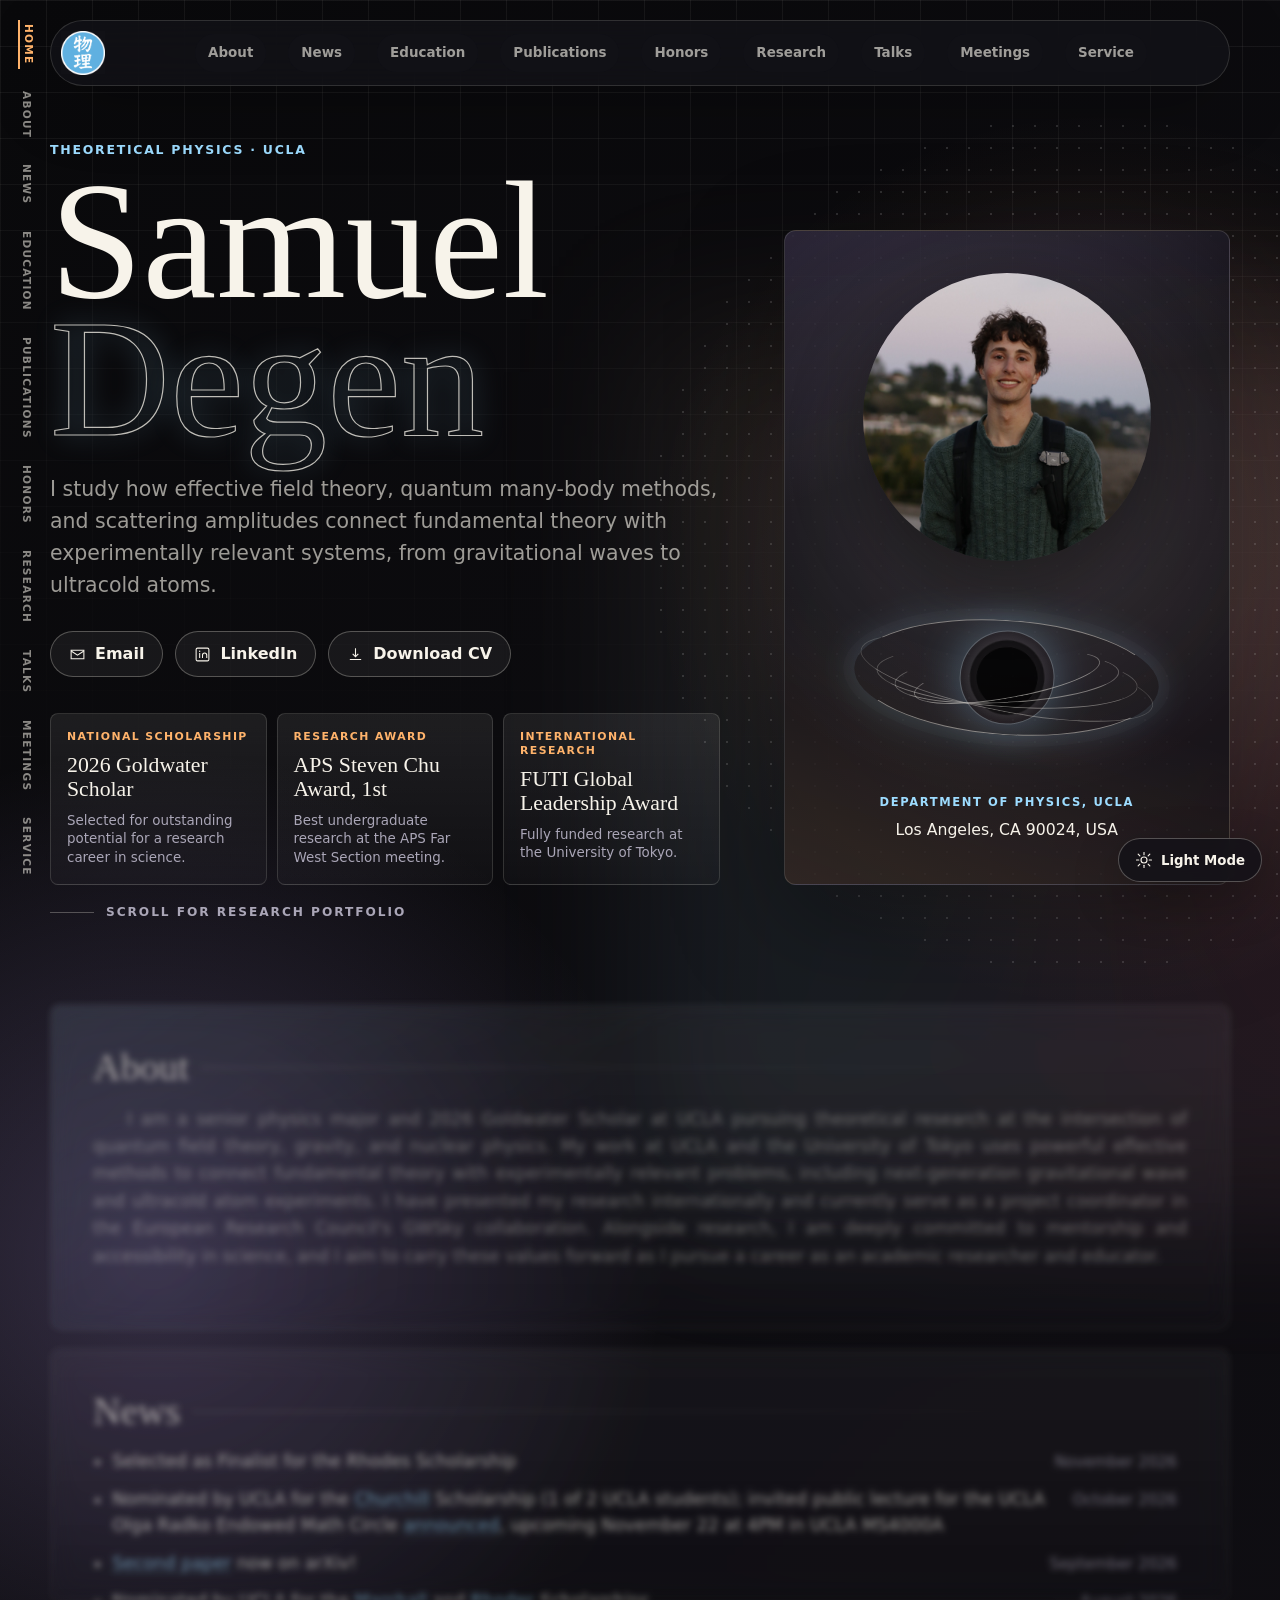
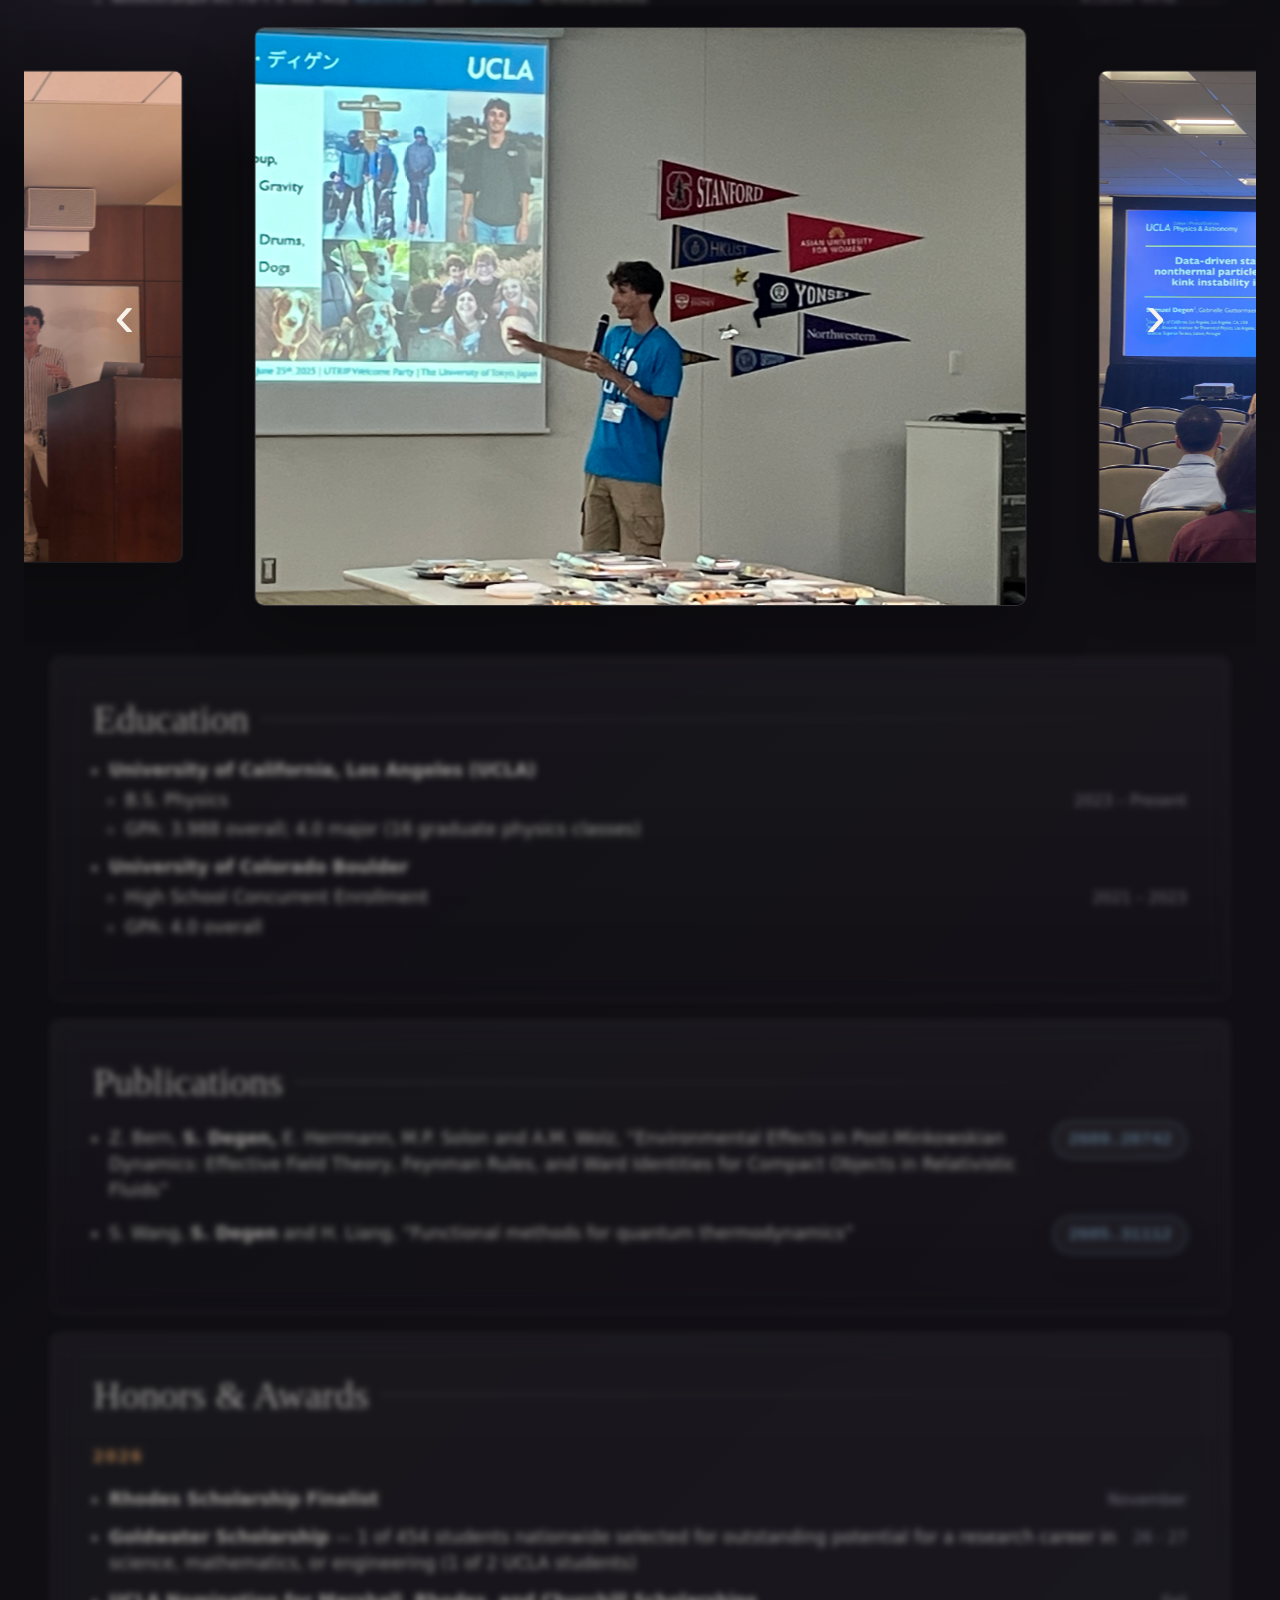
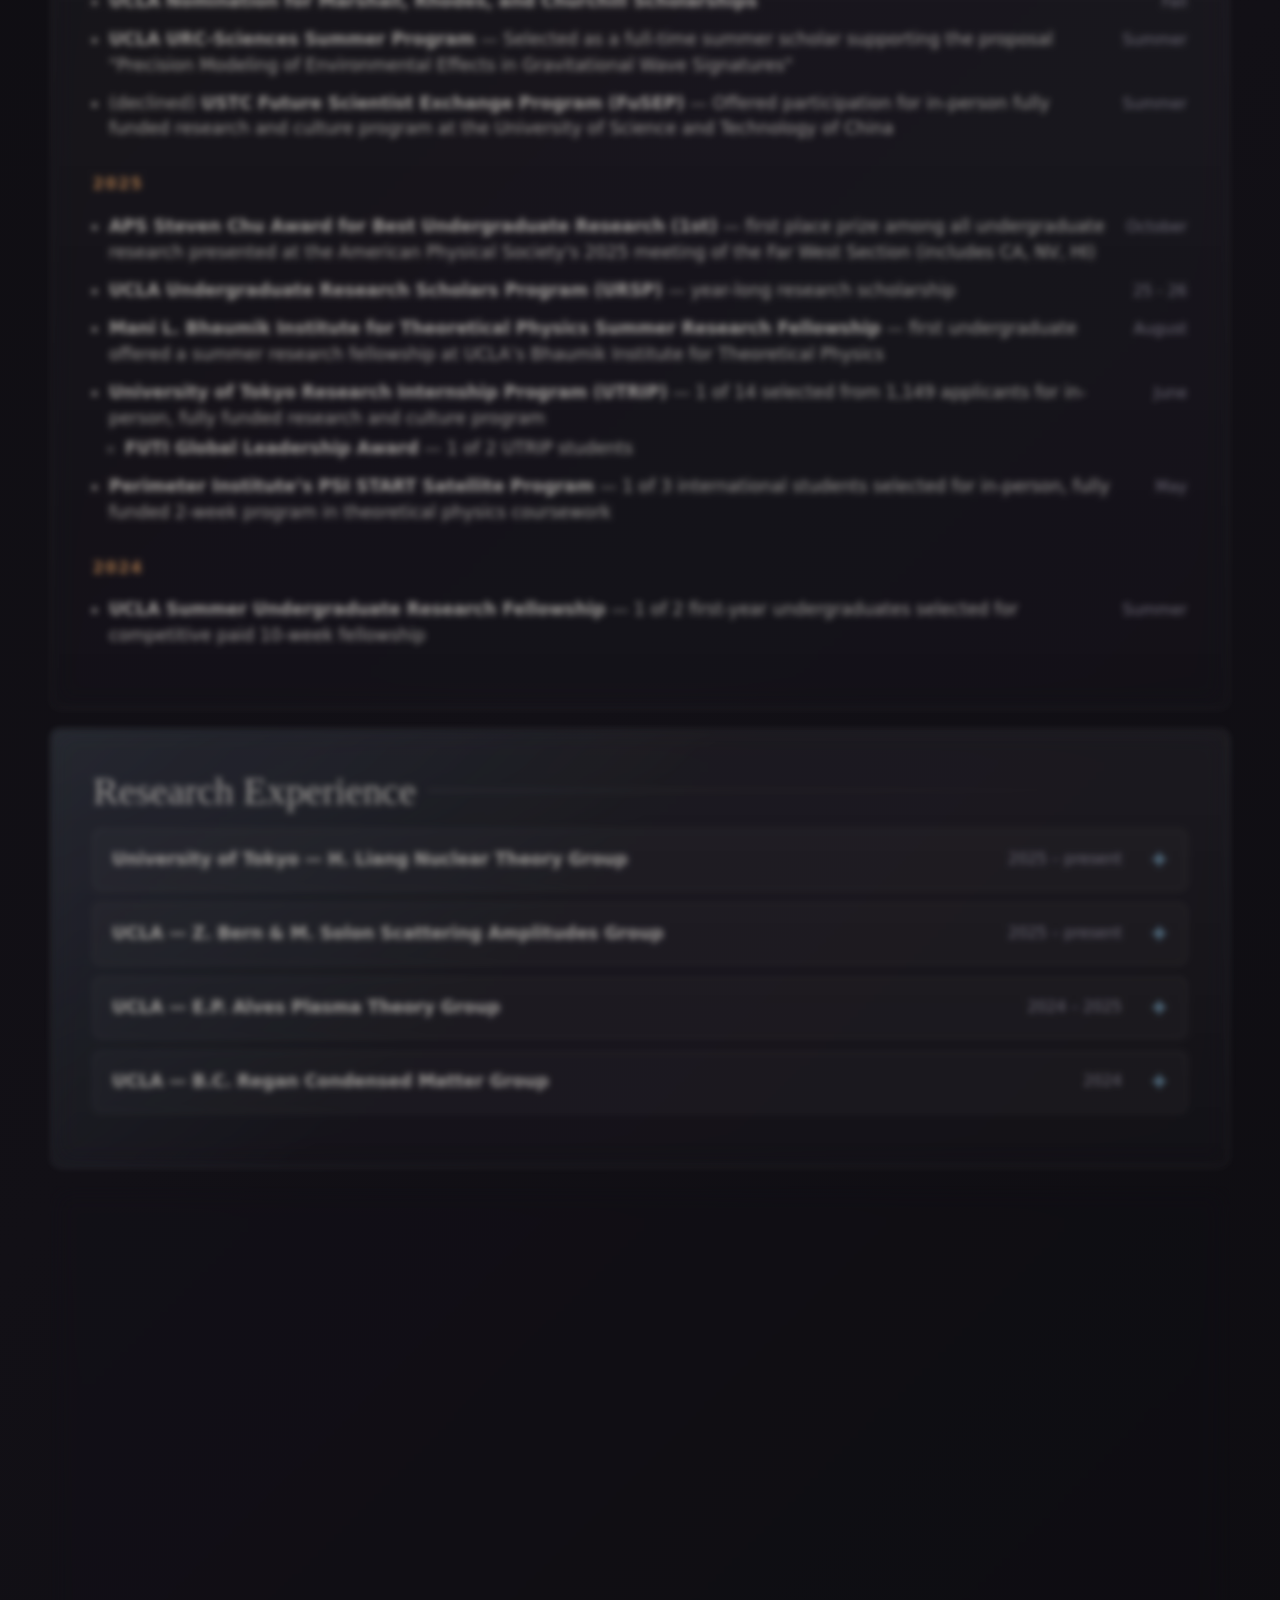
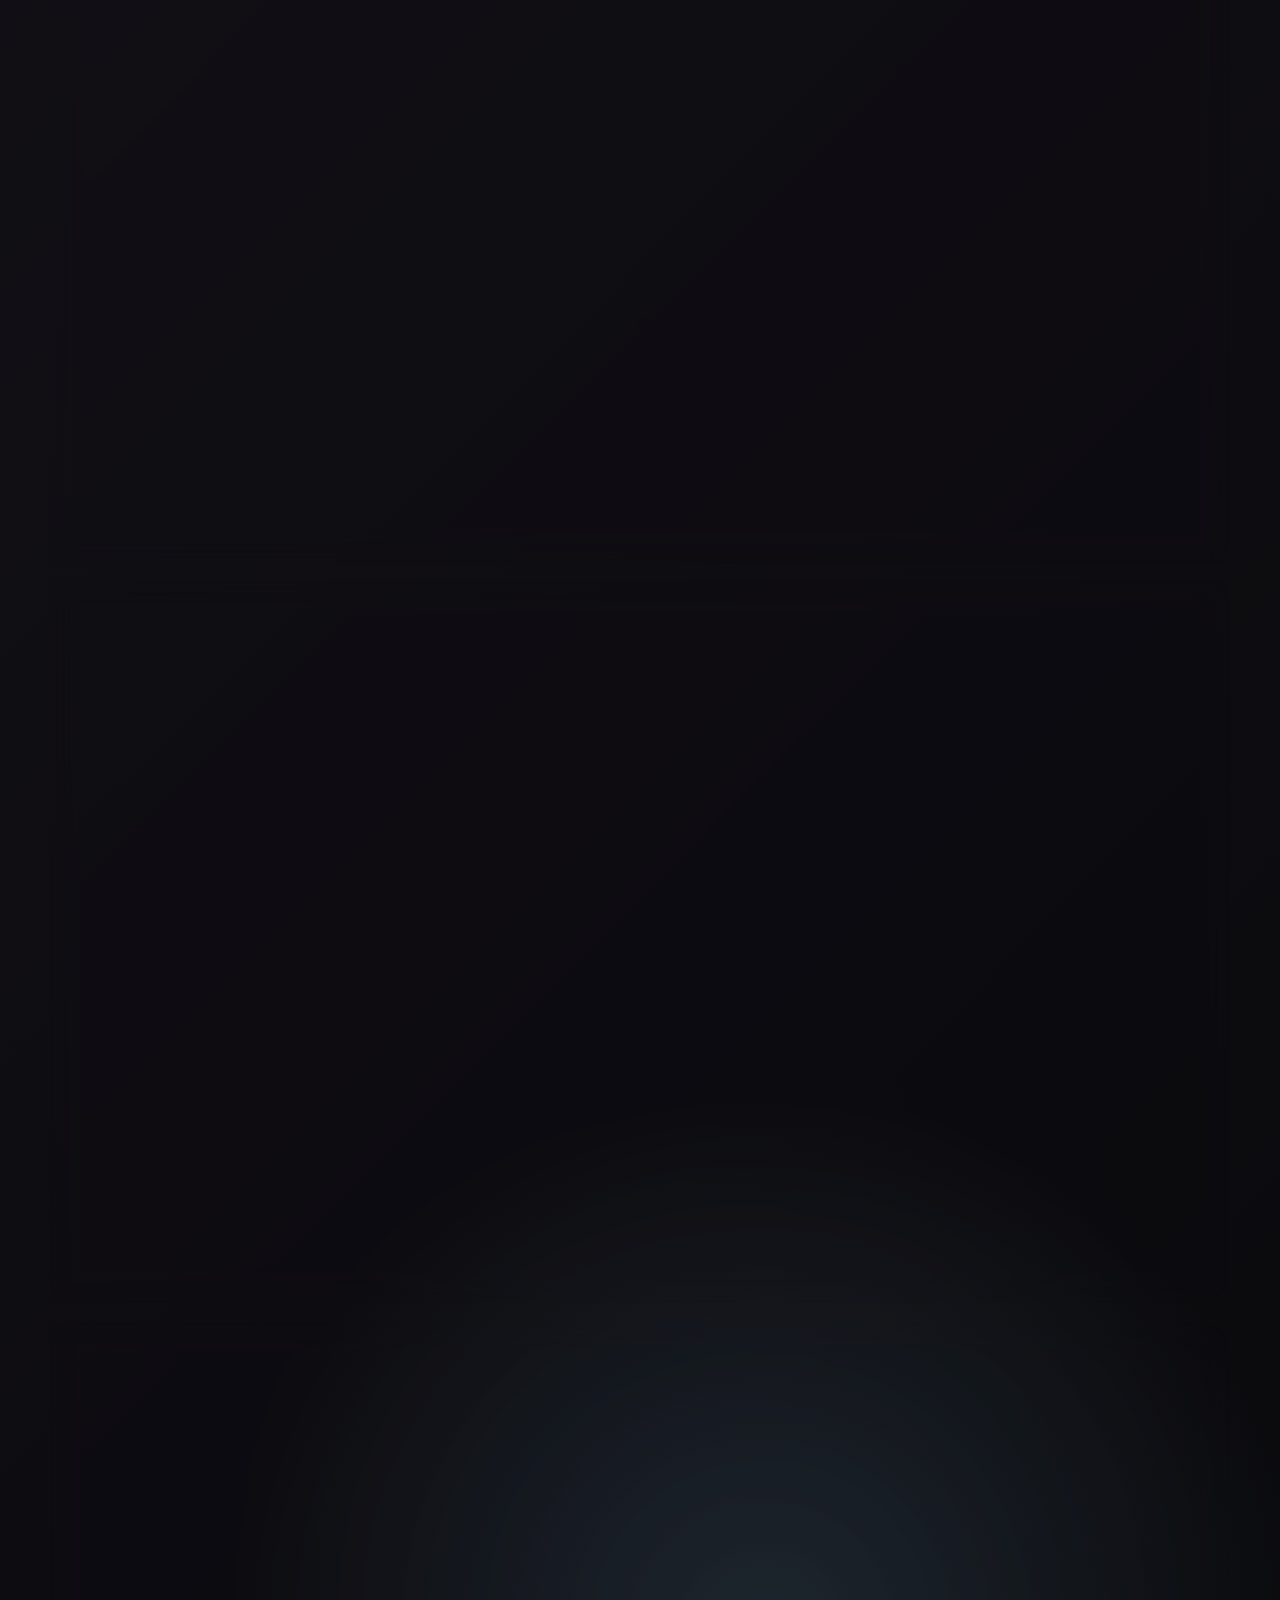
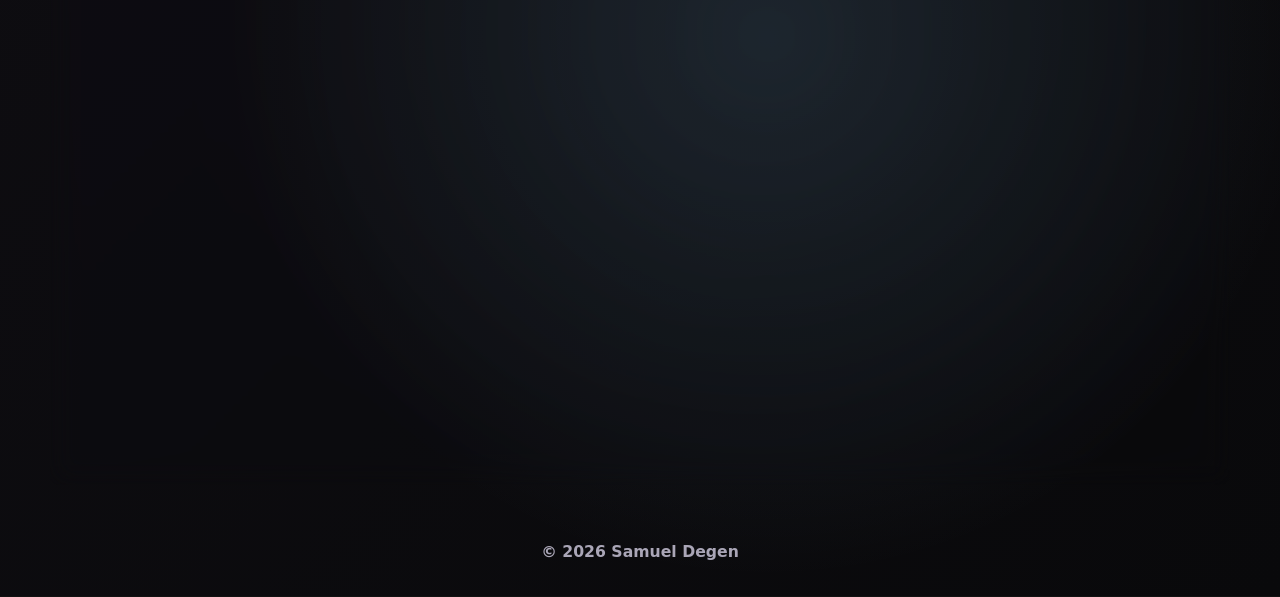
<file: index.html>
<!DOCTYPE html>
<html lang="en">
<head>
  <meta charset="UTF-8" />
  <meta name="viewport" content="width=device-width, initial-scale=1" />
  <meta name="theme-color" content="#09090b" id="themeColorMeta" />
  <meta name="apple-mobile-web-app-status-bar-style" content="default" />
  <title>Samuel Degen | Theoretical Physics at UCLA</title>
  <meta name="title" content="Samuel Degen | Theoretical Physics at UCLA" />
  <meta name="description" content="Samuel Degen is a UCLA physics student advancing research at the intersection of quantum field theory, gravity, and nuclear physics. His work uses powerful modern tools from particle physics to improve theoretical predictions for next-generation experiments in gravitational waves and ultracold atoms. Select fellowships and international research opportunities highlight his potential as a future global scholar and a communicator who helps disseminate scientific advances across borders." />
  <meta name="keywords" content="Samuel Degen, Sam Degen, samdegen, UCLA physics, theoretical physics, quantum field theory, effective field theory, gravitational waves, nuclear physics, renormalization group, many-body theory, student researcher, future professor, academic portfolio, UCLA Department of Physics and Astronomy" />
  <link rel="canonical" href="https://samdegen.com/" />
  <meta property="og:type" content="website" />
  <meta property="og:url" content="https://samdegen.com/" />
  <meta property="og:title" content="Samuel Degen | Theoretical Physics at UCLA" />
  <meta property="og:description" content="Physics student focusing on effective field theory and its connections to gravitational waves and nuclear matter. Recognized through competitive fellowships and international research opportunities that signal promise as a global contributor and communicator." />
  <meta property="og:image" content="https://samdegen.com/images/degen_headshot-min.JPG" />
  <meta name="author" content="Samuel Degen" />
  <meta name="robots" content="index, follow" />
  <link rel="icon" href="images/favicon/physics_characters_circle.png" type="image/png" />
  <link rel="apple-touch-icon" href="images/favicon/physics_characters_circle.png" />
  <script type="application/ld+json">
    {
      "@context": "https://schema.org",
      "@type": "Person",
      "name": "Samuel Degen",
      "alternateName": "Sam Degen",
      "url": "https://samdegen.com/",
      "image": "https://samdegen.com/images/degen_headshot-min.JPG",
      "jobTitle": "Physics Student",
      "affiliation": {
        "@type": "Organization",
        "name": "UCLA Department of Physics & Astronomy"
      },
      "description": "UCLA physics student studying how effective field theory can connect quantum field theory with gravitational waves and nuclear physics; recognized through competitive fellowships and international research opportunities that underscore potential as a future global scholar and science communicator."
    }
  </script>
  <style>
    /* THEME TOKENS */
    html { scroll-behavior: smooth; }
    :root { 
      --bg-color: #3a3a3a;
      --text-color: #eaeaea;
      --section-bg: #222222;
      --accent-gradient: radial-gradient(circle, rgba(238,174,202,1) 0%, rgba(148,187,233,1) 100%);
      --nav-bg: #333333; /* pills */
      --nav-fg: #ffffff;
      --nav-hover-filter: brightness(1.2);
      --control-bg: rgba(34,34,34,0.75);
      --control-fg: var(--text-color);
      --control-border: rgba(255,255,255,0.18);
      --stack-gap: 28px; /* equal spacing between header↔︎gallery and gallery↔︎sections */
      --hdr-gap: 16px;   /* even spacing inside header */
    }
    body.light-mode {
      --bg-color: #ffffff;
      --text-color: #333333;
      --section-bg: #ffffff; /* pure white cards */
      --accent-gradient: radial-gradient(circle, rgba(238,174,202,1) 0%, rgba(148,187,233,1) 100%);
      --nav-bg: #ffffff;
      --nav-fg: #111111;
      --control-bg: rgba(255,255,255,0.75);
      --control-fg: #111111;
      --control-border: rgba(0,0,0,0.12);
    }

    /* TYPOGRAPHY */
    body { font-family: 'Calibre', 'Calibri', 'Helvetica Neue', Helvetica, Arial, system-ui, -apple-system, Segoe UI, sans-serif; margin: 0; background: var(--bg-color); color: var(--text-color); line-height: 1.6; transition: background 0.3s, color 0.3s; }
    html,
    body {
      overflow-x: hidden;
    }
    main a {
      color: #225ee8;
      text-decoration-color: rgba(34, 94, 232, 0.5);
      transition: color 0.2s ease, text-decoration-color 0.2s ease;
    }
    main a:visited {
      color: #1f55cf;
    }
    main a:hover,
    main a:focus-visible {
      color: #174ac6;
      text-decoration-color: currentColor;
    }
    body:not(.light-mode) main a,
    body:not(.light-mode) main a:visited {
      color: #a1d2ff;
      text-decoration-color: rgba(161, 210, 255, 0.65);
    }
    body:not(.light-mode) main a:hover,
    body:not(.light-mode) main a:focus-visible {
      color: #c6e2ff;
    }

    /* HEADER */
    header { background: var(--accent-gradient); padding: 2rem 1rem var(--hdr-gap); text-align: center; border-bottom-left-radius: 20px; border-bottom-right-radius: 20px; box-shadow: 0 4px 20px rgba(0,0,0,0.5); }
    header h1, header p { color: #333; }
    .header-info { background: rgba(255,255,255,0.6); display: inline-block; padding: 1.5rem 1rem; border-radius: 15px; box-shadow: 0 4px 15px rgba(0,0,0,0.2); box-sizing: border-box; max-width: min(900px, 95vw); width: 100%; margin-bottom: 0; }
    .name-row { display: flex; align-items: center; justify-content: center; gap: 1.25rem; }
    .avatar { width: 220px; height: 220px; border-radius: 50%; background: #bdbdbd; display: flex; align-items: center; justify-content: center; overflow: hidden; flex-shrink: 0; }
    .avatar img { width: 100%; height: 100%; object-fit: cover; border-radius: 50%; display: block; }
    .text-col { text-align: left; max-width: 600px; margin: 0; }
    .text-col h1 { margin: 0.15rem 0 0.3rem; }
    .text-col p { margin: 0.25rem 0; }

    /* NAV (header pills) */
    nav { margin-top: var(--hdr-gap); display: flex; flex-wrap: wrap; justify-content: center; gap: 12px; }
    nav a, .download-btn { /* pill style */
      color: var(--nav-fg);
      background: var(--nav-bg);
      background-image: linear-gradient(to bottom, rgba(255,255,255,0.06), rgba(0,0,0,0.08));
      border: none; /* no borders */
      text-decoration: none; font-weight: 700; letter-spacing: .2px;
      padding: 0.5rem 1rem; border-radius: 999px; min-width: 104px; text-align: center;
      box-shadow: 0 2px 6px rgba(0,0,0,0.15), inset 0 1px 0 rgba(255,255,255,0.08);
      transition: transform .18s ease, box-shadow .25s ease;
      backdrop-filter: saturate(115%);
      display: inline-flex; align-items: center; justify-content: center;
      -webkit-tap-highlight-color: transparent; backface-visibility: hidden; transform: translateZ(0);
    }
    nav a:hover, .download-btn:hover { transform: translateY(-1px); box-shadow: 0 6px 16px rgba(0,0,0,0.25); }
    nav a:focus-visible, .download-btn:focus-visible { outline: 2px solid rgba(148,187,233,0.6); outline-offset: 2px; }

    .btn-row { margin-top: 0.75rem; display:flex; flex-wrap: wrap; gap: 10px; justify-content: center; }
    .download-btn svg { width: 16px; height: 16px; margin-right: 6px; fill: currentColor; flex: 0 0 auto; }

    /* LAYOUT */
    main.page { padding-inline: 12px; }


    /* GALLERY — transform-based, seamless, center emphasis without crop */
    .carousel { position: relative; max-width: 1000px; margin: 2rem auto 0 auto; }
    .viewport { overflow: hidden; padding-bottom: 12px; } /* extra space so bottom shadow isn't clipped */
    .track {
      display: flex;
      align-items: center;
      gap: 14px;
      will-change: transform;
      transition: transform 520ms cubic-bezier(.22,.61,.36,1);
      transform: translateX(0);
    }
    .no-anim { transition: none !important; }
    .slide {
      flex: 0 0 70%;
      position: relative;
      border-radius: 16px;
      background: var(--section-bg); /* match card bg as fallback */
      box-shadow: 0 6px 18px rgba(0,0,0,0.2);
      aspect-ratio: 4/3;
      overflow: hidden;
      transform-origin: center;
      transform: scale(0.85); /* side slides slightly smaller */
      transition: transform 460ms cubic-bezier(.22,.61,.36,1);
      display: grid; place-items: center; /* perfectly center content */
    }
    .slide img { max-width: 100%; max-height: 100%; width: auto; height: auto; object-fit: contain; display: block; }
    .slide.active { transform: scale(1.00); } /* active full size, no crop */

    /* Gallery nav buttons — match card bg (75% opacity via token) */
    .carousel .nav-btn {
      position: absolute; top: 50%; transform: translateY(-50%);
      background: var(--control-bg); color: var(--control-fg);
      /* keep borders on gallery arrows as-is to avoid changing unrelated elements */
      border: 1px solid var(--control-border);
      border-radius: 999px; padding: 0.4rem 0.7rem; cursor: pointer;
      display: grid; place-items: center; box-shadow: 0 3px 10px rgba(0,0,0,0.25);
      user-select: none; backdrop-filter: saturate(120%);
    }
    .carousel .nav-btn.left { left: 8px; }
    .carousel .nav-btn.right { right: 8px; }
    
    /* SECTION CARDS */
    section { max-width: 900px; margin: var(--stack-gap) auto 0 auto; padding: 1.5rem; background: var(--section-bg); border-radius: 15px; box-shadow: 0 4px 15px rgba(0,0,0,0.3); text-align: left; }
    h2 { border-bottom: 3px solid transparent; border-image: var(--accent-gradient) 1; padding-bottom: 0.5rem; margin-top: 0; }
    ul { padding-left: 1.2rem; } ul li strong { font-weight: 700; }
    /* Add appropriate spacing in nested lists */
    ul>li{margin-bottom:.75rem;}  
    ul>li>ul{margin-top:.25rem;}  
    ul ul>li{margin-bottom:0;}  
    ul>li:last-child{margin-bottom:0;}
    details { margin-bottom: 1rem; } summary { cursor: pointer; font-weight: 700; color: var(--text-color); }

    /* DATES */
    .date {
      font-style: italic;     /* automatically italicizes */
      font-weight: 500;      /* optional: gives a bit more presence */
    }
    /* .date::before {
      content: "[";
    }
    .date::after {
      content: "]";
    } */

    .arxivNum {
      font-family: monospace;
      /* font-size: 0.85rem; */
    }
    .arxivNum::before {
      content: "[";
    }
    .arxivNum::after {
      content: "]";
    }

    .planned {
      color: #B088FF;         /* bright sky blue – readable on both light/dark */
      font-style: italic;     /* automatically italicizes */
      font-weight: 500;      /* optional: gives a bit more presence */
    }
    .planned::before {
      content: "[";
    }
    .planned::after {
      content: "]";
    }

    


    

/* ===== Global spacing you wanted ===== */
ul > li { margin-bottom: .75rem; }
ul > li > ul { margin-top: .25rem; }
ul ul > li { margin-bottom: .25rem; }
ul > li:last-child { margin-bottom: 0; }

/* Bullets */
ul { list-style-type: disc; list-style-position: outside; padding-left: 1.2rem; }
ul ul { list-style-type: circle; }

/* Default: list items behave normally (prevents odd spacing) */
ul li { display: list-item; line-height: 1.45; }

/* Grid ONLY when a top-level date exists (keeps spacing sane) */
ul li:has(> .date),
ul li:has(> .arxivNum),
ul li:has(> .planned) {
  display: grid;
  grid-template-columns: minmax(0, 1fr) max-content; /* text | date */
  column-gap: 0.9rem;
  row-gap: 0;                            /* remove hidden row spacing */
  align-items: first baseline;           /* date aligns with first line of text */
  margin-bottom: .75rem;                 /* same as your global */
}

/* Left column = everything except the date/planned */
ul li:has(> .date) > :not(.date):not(.planned):not(.arxivNum),
ul li:has(> .planned) > :not(.date):not(.planned):not(.arxivNum),
ul li:has(> .arxivNum) > :not(.date):not(.planned):not(.arxivNum) {
  grid-column: 1;
  min-width: 0;
  margin: 0;                             /* prevent phantom paragraph gaps */
}

/* Right column = date/planned */
ul li > .date,
ul li > .arxivNum,
ul li > .planned {
  grid-column: 2;
  justify-self: end;
  white-space: nowrap;
  text-align: right;
  font-style: italic;
  font-weight: 500;
}

/* Brackets + planned color (unchanged) */
ul li > .date::before { content: "["; }
ul li > .date::after  { content: "]"; }
ul li > .planned { color: #B088FF; }
ul li > .planned::before { content: "["; }
ul li > .planned::after  { content: "]"; }

/* --- Talks sublist (keeps your existing sub-bullet layout) --- */
.talks-sublist { list-style-type: circle; padding-left: 1.2rem; margin-top: .25rem; }
.talks-sublist > li { margin-bottom: .25rem; line-height: 1.45; }
.talks-sublist > li > .row {
  display: grid;
  grid-template-columns: minmax(0, 1fr) max-content;
  column-gap: 0.9rem;
  row-gap: 0;
  align-items: first baseline;
}
.talks-sublist .item-text { min-width: 0; margin: 0; }
.talks-sublist .date { white-space: nowrap; text-align: right; font-style: italic; font-weight: 500; }


/* Two-column row INSIDE list items (keeps bullets) */
.li-row{
  display:grid;
  grid-template-columns:minmax(0,1fr) max-content; /* left text | right date */
  column-gap:0.9rem;
  row-gap:0;
  align-items:first baseline; /* date stays on top line */
}

/* Left text wraps under the date */
.li-text{ min-width:0; margin:0; }

/* Right column (dates) — uses your existing styles */
.li-row > .date,
.li-row > .planned{
  white-space:nowrap;
  text-align:right;
  font-style:italic;
  font-weight:500;
}





    /* NEWS SECTION — scrollable */
    #news {
      max-height: 155px;
      overflow-y: auto;
      overflow-x: hidden;
      scrollbar-gutter: stable;
    }
    #news ul {
      margin: 0;
      padding-left: 1.2rem;
    }
    /* Webkit scrollbar styling (Chrome, Safari, Edge) */
    #news::-webkit-scrollbar {
      width: 8px;
    }
    #news::-webkit-scrollbar-track {
      background: transparent;
      margin: 8px 0;
    }
    #news::-webkit-scrollbar-thumb {
      background: rgba(200, 200, 200, 0.6);
      border-radius: 4px;
      margin: 8px 0;
    }
    #news::-webkit-scrollbar-thumb:hover {
      background: rgba(200, 200, 200, 0.8);
    }
    body.light-mode #news::-webkit-scrollbar-thumb {
      background: rgba(100, 100, 100, 0.4);
    }
    body.light-mode #news::-webkit-scrollbar-thumb:hover {
      background: rgba(100, 100, 100, 0.6);
    }
    /* Firefox scrollbar styling */
    #news {
      scrollbar-width: thin;
      scrollbar-color: rgba(200, 200, 200, 0.6) transparent;
    }
    body.light-mode #news {
      scrollbar-color: rgba(100, 100, 100, 0.4) transparent;
    }

    /* FOOTER */
    .footer { text-align: center; padding: 1.1rem 1rem; font-size: 0.98rem; background: var(--accent-gradient); color: #0b0b0b; margin-top: var(--stack-gap); border-top-left-radius: 20px; border-top-right-radius: 20px; font-weight: 600; letter-spacing: .3px; text-shadow: 0 1px 0 rgba(255,255,255,0.25); }

    /* MODE TOGGLE */
    #modeToggle { position: fixed; bottom: 20px; right: 20px; z-index: 1000; font-family: inherit; background: var(--control-bg); border: none; padding: 0.6rem 1rem; border-radius: 999px; color: var(--control-fg); cursor: pointer; display: flex; align-items: center; gap: 8px; font-weight: 600; box-shadow: 0 4px 10px rgba(0,0,0,0.25); backdrop-filter: blur(6px) saturate(120%); transition: transform .18s ease, box-shadow .25s ease, background .25s ease; }
    #modeToggle:hover { transform: translateY(-1px); box-shadow: 0 8px 20px rgba(0,0,0,0.35); }
    #modeToggle svg { width: 18px; height: 18px; display:block; }
    #modeToggle:hover { transform: translateY(-1px); box-shadow: 0 8px 20px rgba(0,0,0,0.35); }

    /* MOBILE */
    @media (max-width: 600px) {
      header h1 { font-size: 1.8rem; }
      .header-info { padding: 1.25rem; max-width: 92vw; }
      .name-row { flex-direction: column; gap: 0.75rem; }
      .avatar { width: min(72vw, 320px); height: min(72vw, 320px); }
      .text-col { text-align: center; }
      .btn-row { justify-content: center; }
      .slide { flex-basis: 88%; height: clamp(220px, 56vw, 440px); }
      section { margin: 1.25rem auto 0 auto; border-radius: 14px; }

      .talks-sublist > li > .row {
        column-gap: .6rem;
        grid-template-columns: minmax(0, 1fr) max-content; /* still two columns */
      }
      .talks-sublist .date {
        font-size: 0.95em;           /* optional: slightly smaller for fit */
      }
    }

    /* ===== Research Portfolio v2 visual foundation ===== */
    :root {
      color-scheme: dark;
      --page-bg: #09090b;
      --page-bg-2: #121016;
      --ink: #f7f3ea;
      --muted: #aaa6b7;
      --faint: rgba(247, 243, 234, 0.62);
      --panel: rgba(19, 18, 24, 0.82);
      --panel-solid: #15131a;
      --panel-soft: rgba(255, 255, 255, 0.055);
      --line: rgba(247, 243, 234, 0.14);
      --line-strong: rgba(247, 243, 234, 0.28);
      --blue: #9ddcff;
      --violet: #c5a8ff;
      --orange: #ffb36b;
      --rose: #ff7d9b;
      --red: #ff624d;
      --green: #90e6bb;
      --max: 1180px;
      --header-h: 72px;
      --ease: cubic-bezier(.2, .8, .2, 1);
    }

    body.light-mode {
      color-scheme: light;
      --page-bg: #f6f2e9;
      --page-bg-2: #fffaf0;
      --ink: #17131d;
      --muted: #5e586b;
      --faint: rgba(23, 19, 29, 0.68);
      --panel: rgba(255, 253, 247, 0.86);
      --panel-solid: #fffdf7;
      --panel-soft: rgba(23, 19, 29, 0.045);
      --line: rgba(23, 19, 29, 0.13);
      --line-strong: rgba(23, 19, 29, 0.24);
      --blue: #1e6f96;
      --violet: #6e4cb7;
      --orange: #c75b20;
      --rose: #b83663;
      --red: #b83b2f;
      --green: #21734f;
    }

    * { box-sizing: border-box; }

    body {
      min-height: 100vh;
      background:
        radial-gradient(circle at 12% 18%, rgba(197, 168, 255, 0.22), transparent 32rem),
        radial-gradient(circle at 86% 8%, rgba(255, 179, 107, 0.16), transparent 28rem),
        radial-gradient(circle at 60% 92%, rgba(157, 220, 255, 0.13), transparent 34rem),
        linear-gradient(135deg, var(--page-bg), var(--page-bg-2) 54%, var(--page-bg));
      color: var(--ink);
      font-family: Inter, ui-sans-serif, system-ui, -apple-system, BlinkMacSystemFont, "Segoe UI", sans-serif;
      line-height: 1.62;
      overflow-x: hidden;
    }

    body::before {
      content: "";
      position: fixed;
      inset: 0;
      z-index: -2;
      pointer-events: none;
      background-image:
        linear-gradient(rgba(247, 243, 234, 0.075) 1px, transparent 1px),
        linear-gradient(90deg, rgba(247, 243, 234, 0.075) 1px, transparent 1px);
      background-size: 46px 46px;
      mask-image: linear-gradient(to bottom, rgba(0,0,0,0.86), rgba(0,0,0,0.22) 62%, transparent);
    }

    body.light-mode::before {
      background-image:
        linear-gradient(rgba(23, 19, 29, 0.08) 1px, transparent 1px),
        linear-gradient(90deg, rgba(23, 19, 29, 0.08) 1px, transparent 1px);
    }

    body::after {
      content: "";
      position: fixed;
      inset: auto -20vw -35vh auto;
      width: 70vw;
      height: 70vw;
      z-index: -1;
      pointer-events: none;
      background: conic-gradient(from 120deg, rgba(255, 125, 155, .2), rgba(157, 220, 255, .16), rgba(255, 179, 107, .18), rgba(255, 125, 155, .2));
      filter: blur(80px);
      opacity: .5;
    }

    body:not(.light-mode) main a,
    body:not(.light-mode) main a:visited,
    main a,
    main a:visited {
      color: var(--blue);
      text-decoration-color: color-mix(in srgb, var(--blue), transparent 54%);
      text-underline-offset: 0.16em;
    }

    main a:hover,
    main a:focus-visible {
      color: var(--orange);
      text-decoration-color: currentColor;
    }

    body:not(.light-mode) main a:hover,
    body:not(.light-mode) main a:focus-visible {
      color: var(--orange);
      text-decoration-color: currentColor;
    }

    .site-hero {
      position: relative;
      min-height: min(900px, 100svh);
      display: flex;
      flex-direction: column;
      justify-content: space-between;
      padding: 20px clamp(16px, 4vw, 48px) clamp(28px, 5vw, 64px);
      background: transparent;
      border-radius: 0;
      box-shadow: none;
      text-align: left;
      overflow: visible;
      isolation: isolate;
    }

    .site-hero::before {
      content: "";
      position: absolute;
      inset: 12% -18% auto auto;
      width: min(70vw, 860px);
      aspect-ratio: 1;
      z-index: -1;
      border-radius: 50%;
      background:
        radial-gradient(circle, rgba(255, 255, 255, .2) 0 1px, transparent 1.5px),
        radial-gradient(circle, rgba(197, 168, 255, .2), transparent 62%);
      background-size: 22px 22px, 100% 100%;
      filter: blur(.1px);
      opacity: .72;
      animation: drift-field 28s linear infinite;
    }

    @keyframes drift-field {
      from { transform: rotate(0deg) translate3d(0,0,0); }
      to { transform: rotate(360deg) translate3d(0,0,0); }
    }

    .topbar {
      position: sticky;
      top: 14px;
      z-index: 30;
      max-width: var(--max);
      width: 100%;
      margin: 0 auto;
      display: grid;
      grid-template-columns: auto minmax(0, 1fr);
      align-items: center;
      gap: 18px;
      padding: 10px;
      border: 1px solid var(--line);
      border-radius: 999px;
      background: color-mix(in srgb, var(--panel), transparent 4%);
      box-shadow: 0 18px 70px rgba(0, 0, 0, .22);
      backdrop-filter: blur(18px) saturate(140%);
      overflow: visible;
    }

    .topbar a,
    .topbar a:visited {
      min-width: 0;
      padding: 0;
      border: 0;
      border-radius: 0;
      background: transparent;
      background-image: none;
      box-shadow: none;
      color: var(--ink);
      text-decoration: none;
      font-weight: 760;
      letter-spacing: 0;
      text-transform: none;
      transition: color .2s var(--ease), background .2s var(--ease), transform .2s var(--ease), border-color .2s var(--ease);
    }

    .brand-mark {
      width: 44px;
      height: 44px;
      display: grid;
      place-items: center;
      border: 1px solid var(--line-strong);
      border-radius: 50%;
      background: color-mix(in srgb, var(--panel-solid), transparent 10%);
      box-shadow: 0 10px 30px rgba(0,0,0,.18);
      overflow: hidden;
    }

    .brand-mark img {
      width: 100%;
      height: 100%;
      display: block;
      object-fit: cover;
    }

    .nav-links {
      display: flex;
      justify-content: center;
      align-items: center;
      gap: clamp(8px, 1.8vw, 22px);
      font-size: clamp(.78rem, 1.05vw, .92rem);
      padding-block: 9px;
      margin-block: -9px;
      overflow: visible;
    }

    .nav-links a {
      display: inline-flex;
      align-items: center;
      justify-content: center;
      min-height: 38px;
      padding: 0 12px !important;
      border: 1px solid transparent !important;
      border-radius: 999px !important;
      color: var(--faint);
      white-space: nowrap;
    }

    .nav-links a:hover,
    .nav-links a:focus-visible {
      color: var(--ink);
      border-color: var(--line-strong) !important;
      background: var(--panel-soft) !important;
      box-shadow: 0 10px 28px rgba(0,0,0,.18) !important;
      transform: translateY(-1px);
    }

    .nav-cta {
      display: inline-grid !important;
      place-items: center;
      min-height: 44px !important;
      padding: 0 18px !important;
      border: 1px solid var(--line-strong) !important;
      border-radius: 999px !important;
      color: var(--ink) !important;
      background:
        linear-gradient(135deg, color-mix(in srgb, var(--blue), transparent 74%), color-mix(in srgb, var(--orange), transparent 78%)) !important;
    }

    .nav-cta:hover,
    .nav-cta:focus-visible {
      border-color: var(--blue) !important;
      box-shadow: 0 0 0 5px color-mix(in srgb, var(--blue), transparent 86%) !important;
      transform: translateY(-1px);
    }

    .hero-grid {
      max-width: var(--max);
      width: 100%;
      margin: clamp(50px, 9vh, 96px) auto 0;
      display: grid;
      grid-template-columns: minmax(0, 1.08fr) minmax(320px, .72fr);
      gap: clamp(28px, 5vw, 76px);
      align-items: end;
    }

    .eyebrow,
    .section-kicker {
      margin: 0 0 12px;
      color: var(--blue);
      font-size: .78rem;
      font-weight: 820;
      letter-spacing: .14em;
      text-transform: uppercase;
    }

    .hero-copy h1 {
      max-width: 850px;
      margin: 0;
      color: var(--ink);
      font-family: Georgia, "Times New Roman", serif;
      font-size: clamp(4.3rem, 13vw, 10.8rem);
      font-weight: 500;
      letter-spacing: 0;
      line-height: .83;
    }

    .hero-copy h1 span {
      display: block;
      color: transparent;
      -webkit-text-stroke: 1.2px color-mix(in srgb, var(--ink), transparent 24%);
      text-shadow: 0 0 30px color-mix(in srgb, var(--blue), transparent 82%);
    }

    .hero-lede {
      max-width: 760px;
      margin: 26px 0 0;
      color: var(--faint);
      font-size: clamp(1.04rem, 1.6vw, 1.32rem);
      line-height: 1.55;
    }

    .hero-actions {
      display: flex;
      flex-wrap: wrap;
      gap: 12px;
      margin-top: 30px;
    }

    .contact-chip,
    .contact-chip:visited {
      position: relative;
      display: inline-flex;
      align-items: center;
      justify-content: center;
      gap: 9px;
      min-height: 46px;
      padding: 0 18px;
      border: 1px solid var(--line-strong);
      border-radius: 999px;
      overflow: hidden;
      color: var(--ink);
      background: var(--panel-soft);
      text-decoration: none;
      font-weight: 780;
      transition: transform .22s var(--ease), border-color .22s var(--ease), box-shadow .22s var(--ease), background .22s var(--ease);
    }

    .contact-chip::before {
      content: "";
      position: absolute;
      inset: 0;
      z-index: -1;
      background: linear-gradient(110deg, transparent, color-mix(in srgb, var(--blue), transparent 64%), transparent);
      transform: translateX(-120%);
      transition: transform .55s var(--ease);
    }

    .contact-chip:hover,
    .contact-chip:focus-visible {
      color: var(--ink);
      border-color: var(--blue);
      box-shadow: 0 0 0 5px color-mix(in srgb, var(--blue), transparent 86%);
      transform: translateY(-2px);
    }

    .contact-chip:hover::before,
    .contact-chip:focus-visible::before {
      transform: translateX(120%);
    }

    .contact-chip svg {
      width: 17px;
      height: 17px;
      flex: 0 0 auto;
    }

    .hero-stats {
      display: grid;
      grid-template-columns: repeat(3, minmax(0, 1fr));
      gap: 10px;
      max-width: 700px;
      margin-top: 36px;
    }

    .stat {
      min-height: 124px;
      padding: 16px;
      border: 1px solid var(--line);
      background: linear-gradient(180deg, rgba(255,255,255,.08), rgba(255,255,255,.025));
      border-radius: 8px;
    }

    .stat strong {
      display: block;
      color: var(--ink);
      font-family: Georgia, "Times New Roman", serif;
      font-size: clamp(1.08rem, 1.7vw, 1.42rem);
      line-height: 1.1;
      font-weight: 500;
    }

    .stat .stat-label {
      display: block;
      margin-bottom: 10px;
      color: var(--orange);
      font-size: .68rem;
      font-weight: 860;
      letter-spacing: .13em;
      line-height: 1.25;
      text-transform: uppercase;
    }

    .stat .stat-desc {
      display: block;
      margin-top: 10px;
      color: var(--muted);
      font-size: .84rem;
      line-height: 1.38;
    }

    .field-panel {
      position: relative;
      min-height: clamp(440px, 58vh, 640px);
      display: flex;
      flex-direction: column;
      align-items: center;
      justify-content: center;
      gap: clamp(18px, 3vh, 34px);
      padding: clamp(24px, 4vw, 42px);
      border: 1px solid var(--line);
      border-radius: 12px;
      overflow: hidden;
      background:
        radial-gradient(circle at 50% 38%, rgba(255,255,255,.13), transparent 20rem),
        linear-gradient(160deg, rgba(197, 168, 255, .14), transparent 34%),
        linear-gradient(20deg, rgba(255, 179, 107, .12), transparent 36%),
        var(--panel);
      box-shadow: 0 34px 110px rgba(0,0,0,.34);
    }

    .black-hole-art {
      position: relative;
      order: 2;
      z-index: 0;
      width: min(92%, 470px);
      aspect-ratio: 1.85;
      transform: rotate(-4deg);
      opacity: .82;
      pointer-events: none;
    }

    .black-hole-art::before {
      content: "";
      position: absolute;
      left: 50%;
      top: 50%;
      width: 28%;
      aspect-ratio: 1;
      border-radius: 50%;
      transform: translate(-50%, -50%);
      background:
        radial-gradient(circle, #000 0 46%, rgba(0,0,0,.72) 47% 56%, transparent 58%),
        radial-gradient(circle, rgba(255,255,255,.42), transparent 68%);
      box-shadow:
        0 0 0 1px rgba(255,255,255,.22),
        0 0 46px color-mix(in srgb, var(--blue), transparent 54%);
    }

    .black-hole-art::after {
      content: "";
      position: absolute;
      inset: 18% 4%;
      border: 1px solid color-mix(in srgb, var(--ink), transparent 44%);
      border-left-color: transparent;
      border-right-color: transparent;
      border-radius: 50%;
      transform: rotate(8deg);
      box-shadow:
        0 0 0 11px rgba(255,255,255,.018),
        0 0 38px color-mix(in srgb, var(--blue), transparent 76%);
    }

    .black-hole-art span {
      position: absolute;
      left: 50%;
      top: 50%;
      width: calc(46% + var(--r) * 11%);
      height: calc(18% + var(--r) * 5%);
      border: 1px solid color-mix(in srgb, var(--ink), transparent calc(54% + var(--r) * 6%));
      border-top-color: transparent;
      border-bottom-color: color-mix(in srgb, var(--ink), transparent calc(38% + var(--r) * 5%));
      border-radius: 50%;
      transform: translate(-50%, -50%) rotate(calc(-13deg + var(--r) * 7deg));
    }

    .portrait-frame {
      position: relative;
      order: 1;
      z-index: 2;
      width: min(80%, 360px);
      aspect-ratio: 1;
      border-radius: 50%;
      border: 0;
      overflow: hidden;
      box-shadow: 0 24px 70px rgba(0,0,0,.42);
    }

    .portrait-frame img {
      width: 100%;
      height: 100%;
      display: block;
      object-fit: cover;
      object-position: 50% 24%;
      border: 0;
      transform: scale(1.34);
    }

    .field-note {
      position: relative;
      order: 3;
      z-index: 2;
      max-width: 320px;
      margin: 0;
      color: var(--ink);
      font-size: .98rem;
      line-height: 1.45;
      text-align: center;
    }

    .field-note strong {
      display: block;
      margin-bottom: 8px;
      color: var(--blue);
      font-size: .72rem;
      letter-spacing: .14em;
      text-transform: uppercase;
    }

    .scroll-cue {
      max-width: var(--max);
      width: 100%;
      margin: 18px auto 0;
      display: flex;
      align-items: center;
      gap: 12px;
      color: var(--muted);
      font-size: .76rem;
      font-weight: 780;
      letter-spacing: .16em;
      text-transform: uppercase;
    }

    .scroll-cue::before {
      content: "";
      width: 44px;
      height: 1px;
      background: var(--line-strong);
    }

    .section-rail {
      position: fixed;
      top: max(20px, env(safe-area-inset-top));
      bottom: max(20px, env(safe-area-inset-bottom));
      left: 16px;
      z-index: 20;
      display: flex;
      flex-direction: column;
      justify-content: space-between;
      gap: 0;
      transform: none;
    }

    .section-rail a,
    .section-rail a:visited {
      writing-mode: vertical-rl;
      text-orientation: mixed;
      color: color-mix(in srgb, var(--ink), transparent 46%);
      font-size: .66rem;
      font-weight: 840;
      letter-spacing: .12em;
      padding: 4px 0;
      border-left: 2px solid transparent;
      text-decoration: none;
      text-transform: uppercase;
      transition: color .2s var(--ease), transform .2s var(--ease);
    }

    .section-rail a.is-active,
    .section-rail a:hover,
    .section-rail a:focus-visible {
      color: var(--orange);
      border-left-color: var(--orange);
      transform: translateX(2px);
    }

    main.page {
      width: min(var(--max), calc(100% - clamp(28px, 6vw, 96px)));
      margin: 0 auto;
      padding: clamp(24px, 4vw, 48px) 0 0;
      display: grid;
      grid-template-columns: minmax(0, 1fr);
      gap: 18px;
    }

    section {
      max-width: none;
      margin: 0;
      padding: clamp(22px, 3.4vw, 42px);
      border: 1px solid var(--line);
      border-radius: 10px;
      background: linear-gradient(180deg, rgba(255,255,255,.07), rgba(255,255,255,.025));
      box-shadow: none;
      text-align: left;
      backdrop-filter: blur(12px) saturate(125%);
      scroll-margin-top: calc(var(--header-h) + 24px);
    }

    #summary,
    #research {
      background:
        linear-gradient(135deg, color-mix(in srgb, var(--blue), transparent 88%), transparent 42%),
        linear-gradient(180deg, rgba(255,255,255,.08), rgba(255,255,255,.03));
    }

    #news {
      max-height: 255px;
      overflow-y: auto;
      overflow-x: hidden;
      scrollbar-gutter: stable;
    }

    #news ul {
      margin: 0;
    }

    h2 {
      display: flex;
      align-items: center;
      gap: 12px;
      margin: 0 0 18px;
      padding-bottom: 0;
      border: 0;
      color: var(--ink);
      font-family: Georgia, "Times New Roman", serif;
      font-size: clamp(1.75rem, 3vw, 2.9rem);
      font-weight: 500;
      line-height: 1.05;
      letter-spacing: 0;
    }

    h2::after {
      content: "";
      flex: 1;
      height: 1px;
      min-width: 48px;
      background: linear-gradient(90deg, var(--line-strong), transparent);
    }

    h3 {
      margin: 28px 0 12px;
      color: var(--orange);
      font-size: .85rem;
      font-weight: 850;
      letter-spacing: .12em;
      text-transform: uppercase;
    }

    section p {
      color: var(--faint);
      max-width: 78ch;
    }

    #summary p {
      max-width: none;
    }

    section p[style] {
      text-align: left !important;
      text-indent: 0 !important;
    }

    #summary p[style] {
      text-align: justify !important;
      text-indent: 2em !important;
    }

    ul {
      padding-left: 1rem;
    }

    ul li {
      line-height: 1.5;
    }

    .li-row,
    .talks-sublist > li > .row {
      gap: .9rem;
    }

    ul li > .date,
    ul li > .arxivNum,
    ul li > .planned,
    .talks-sublist .date,
    .li-row > .date,
    .li-row > .planned {
      color: var(--muted);
      font-size: .88em;
      font-style: normal;
    }

    ul li > .planned,
    .li-row > .planned {
      color: var(--violet);
    }

    .arxivNum a,
    .arxivNum a:visited {
      display: inline-flex;
      align-items: center;
      justify-content: center;
      min-height: 38px;
      padding: 0 14px;
      border: 1px solid color-mix(in srgb, var(--blue), transparent 46%);
      border-radius: 999px;
      background: var(--panel-soft);
      color: var(--blue);
      font-family: inherit;
      box-shadow: 0 10px 28px rgba(0,0,0,.12);
      text-decoration: none;
      transition: color .2s var(--ease), border-color .2s var(--ease), box-shadow .2s var(--ease), transform .2s var(--ease);
    }

    .arxivNum::before,
    .arxivNum::after {
      content: none;
    }

    .arxivNum a:hover,
    .arxivNum a:focus-visible {
      color: var(--orange);
      border-color: var(--orange);
      box-shadow: 0 0 0 5px color-mix(in srgb, var(--orange), transparent 86%);
      transform: translateY(-1px);
    }

    details {
      margin: 0 0 12px;
      border: 1px solid var(--line);
      border-radius: 8px;
      background: rgba(255,255,255,.035);
      overflow: hidden;
    }

    details[open] {
      border-color: color-mix(in srgb, var(--blue), transparent 58%);
      background: rgba(255,255,255,.055);
    }

    summary {
      position: relative;
      display: grid;
      grid-template-columns: minmax(0, 1fr) auto 28px;
      gap: 14px;
      align-items: center;
      padding: 16px 18px;
      color: var(--ink);
      list-style: none;
      cursor: pointer;
      transition: background .2s var(--ease), color .2s var(--ease);
    }

    summary::-webkit-details-marker {
      display: none;
    }

    summary::after {
      content: "+";
      position: static;
      transform: none;
      justify-self: end;
      color: var(--blue);
      font-size: 1.3rem;
      line-height: 1;
    }

    details[open] summary::after {
      content: "-";
    }

    #research summary > .date {
      color: var(--muted);
      font-size: .88em;
      font-style: normal;
      font-weight: 500;
      line-height: 1.15;
      text-align: right;
      white-space: nowrap;
    }

    #research summary > .date br {
      display: none;
    }

    #research summary > .date::before {
      content: none;
    }

    #research summary > .date::after {
      content: none;
    }

    details p {
      margin: 0;
      padding: 0 18px 18px;
      max-width: none;
    }

    details p + p {
      padding-top: 4px;
    }

    #research .research-bullets {
      margin: 0;
      padding: 0 18px 16px 38px;
      color: var(--faint);
      max-width: none;
    }

    #research .research-bullets li {
      margin-bottom: .45rem;
    }

    #research .research-bullets + p {
      padding-top: 2px;
    }

    .carousel {
      width: min(var(--max), calc(100% - clamp(28px, 6vw, 96px)));
      max-width: none;
      margin: 20px auto 0;
      padding: 0;
      overflow: visible;
      margin-bottom: 18px;
    }

    .viewport {
      padding: 30px 64px 64px;
      margin: -30px -64px -64px;
    }

    .slide {
      border-radius: 10px;
      border: 1px solid var(--line);
      background: var(--panel-solid);
      box-shadow: 0 24px 68px rgba(0,0,0,.28);
    }

    .carousel .nav-btn {
      width: 56px;
      height: 56px;
      padding: 0;
      border: 0;
      background: transparent;
      color: var(--ink);
      font-size: 0;
      box-shadow: none;
      text-shadow: 0 2px 16px rgba(0,0,0,.34);
      touch-action: manipulation;
      transition: transform .2s var(--ease), color .2s var(--ease), text-shadow .2s var(--ease);
    }

    .carousel .nav-btn::before {
      display: block;
      width: 100%;
      font-size: 3.8rem;
      line-height: 1;
      text-align: center;
      transform: translateY(-4px);
    }

    .carousel .nav-btn.left::before {
      content: "‹";
    }

    .carousel .nav-btn.right::before {
      content: "›";
    }

    .carousel .nav-btn:hover,
    .carousel .nav-btn:focus-visible {
      color: var(--orange);
      text-shadow: 0 2px 18px color-mix(in srgb, var(--orange), transparent 30%);
      transform: translateY(-50%) scale(1.08);
    }

    .footer {
      margin-top: clamp(28px, 3vw, 36px);
      padding: 32px 20px;
      border-top: 0;
      border-radius: 0;
      background: transparent;
      color: var(--muted);
      text-shadow: none;
      font-weight: 650;
      letter-spacing: 0;
    }

    #modeToggle {
      right: 18px;
      bottom: 18px;
      min-height: 44px;
      border: 1px solid var(--line-strong);
      background: var(--panel);
      color: var(--ink);
      box-shadow: 0 18px 50px rgba(0,0,0,.24);
    }

    @media (min-width: 761px) {
      .site-hero {
        min-height: auto;
        padding-bottom: clamp(18px, 3vw, 36px);
      }

      .hero-grid {
        margin-top: clamp(34px, 6vh, 72px);
      }

      main.page {
        padding-top: clamp(18px, 2.5vw, 34px);
      }

      section {
        font-size: 1.08rem;
      }

      section p {
        font-size: 1.06rem;
      }

      #honors h3 {
        font-size: .95rem;
        letter-spacing: .14em;
        margin-top: 30px;
      }

      #research summary > .date {
        justify-self: end;
        margin-right: 4px;
      }
    }

    @supports (animation-timeline: view()) {
      section {
        animation: section-focus both;
        animation-timeline: view();
        animation-range: entry 0% entry 48%;
      }

      @keyframes section-focus {
        from { opacity: .62; filter: blur(3px); transform: translateY(14px); }
        to { opacity: 1; filter: blur(0); transform: translateY(0); }
      }
    }

    body.section-focus-ready section {
      animation: none;
      transition: opacity .85s var(--ease), filter .85s var(--ease), transform .85s var(--ease);
    }

    body.section-focus-ready section.is-entry-soft {
      opacity: .62;
      filter: blur(3px);
      transform: translateY(14px);
    }

    @media (prefers-reduced-motion: reduce) {
      *,
      *::before,
      *::after {
        animation-duration: .001ms !important;
        animation-iteration-count: 1 !important;
        scroll-behavior: auto !important;
        transition-duration: .001ms !important;
      }
    }

    @media (max-width: 1000px) {
      .hero-grid {
        grid-template-columns: 1fr;
        align-items: start;
      }

      .field-panel {
        min-height: 420px;
      }

    }

    @media (max-width: 760px) {
      html,
      body {
        overflow-x: hidden;
      }

      .site-hero {
        min-height: auto;
        padding: 12px 12px 28px 28px;
      }

      .topbar {
        position: relative;
        top: 0;
        grid-template-columns: auto minmax(0, 1fr);
        border-radius: 18px;
        gap: 8px;
        padding: 8px;
        overflow: hidden;
        box-shadow: none;
      }

      .site-hero {
        box-shadow: none;
      }

      .brand-mark {
        width: 34px;
        height: 34px;
      }

      .nav-links {
        grid-column: auto;
        order: initial;
        justify-content: flex-start;
        gap: 6px;
        overflow-x: auto;
        contain: paint;
        padding: 8px 2px 14px;
        margin: -4px 0 -10px;
        scrollbar-width: none;
      }

      .nav-links::-webkit-scrollbar {
        display: none;
      }

      .nav-links a {
        flex: 0 0 auto;
        min-height: 34px;
        padding: 0 9px !important;
        border: 1px solid var(--line);
        border-radius: 999px;
      }

      .nav-cta {
        display: none !important;
      }

      .hero-grid {
        margin-top: 42px;
        gap: 26px;
      }

      .hero-copy h1 {
        font-size: clamp(4.2rem, 23vw, 7rem);
      }

      .hero-lede {
        margin-top: 20px;
      }

      .hero-actions {
        flex-wrap: nowrap;
        gap: 7px;
      }

      .contact-chip,
      .contact-chip:visited {
        min-height: 42px;
        padding: 0 10px;
        gap: 6px;
        font-size: clamp(.74rem, 3.5vw, .96rem);
      }

      .contact-chip svg {
        width: 15px;
        height: 15px;
      }

      .hero-stats {
        grid-template-columns: 1fr;
      }

      .stat {
        min-height: 82px;
      }

      .field-panel {
        min-height: 560px;
        margin-bottom: 18px;
        gap: 22px;
        padding: 28px 18px 32px;
      }

      .black-hole-art {
        width: min(96%, 360px);
      }

      .portrait-frame {
        width: min(80%, 275px);
      }

      .field-note {
        max-width: 240px;
        font-size: .86rem;
      }

      main.page {
        width: auto;
        margin-left: 28px;
        margin-right: 12px;
      }

      .carousel {
        width: 100%;
        margin-left: auto;
        margin-right: auto;
      }

      .viewport {
        padding: 32px 0 54px;
        margin: 0;
        overflow: hidden;
        contain: none;
      }

      .carousel {
        contain: none;
        overflow: visible;
        margin-bottom: 0;
        padding: 0;
      }

      .carousel .nav-btn {
        width: 42px;
        height: 42px;
      }

      .carousel .nav-btn.left {
        left: -2px;
      }

      .carousel .nav-btn.right {
        right: -2px;
      }

      .carousel .nav-btn::before {
        font-size: 3rem;
      }

      main.page {
        padding-top: 28px;
      }

      #news {
        max-height: 360px;
      }

      .section-rail {
        top: max(16px, env(safe-area-inset-top));
        bottom: max(16px, env(safe-area-inset-bottom));
        left: 2px;
      }

      .section-rail a,
      .section-rail a:visited {
        display: flex;
        align-items: center;
        justify-content: center;
        min-height: 0;
        flex: 1 1 auto;
        padding: 3px 0;
        font-size: clamp(.55rem, 1.8vw, .68rem);
        letter-spacing: .075em;
        color: color-mix(in srgb, var(--ink), transparent 62%);
      }

      .section-rail a.is-active,
      .section-rail a:hover,
      .section-rail a:focus-visible {
        color: var(--orange);
        transform: translateX(2px);
      }

      .slide {
        aspect-ratio: 4 / 3;
        height: auto;
        flex-basis: 84%;
        transform: none;
      }

      .slide.active {
        transform: none;
      }

      .slide img {
        width: 100%;
        height: 100%;
        max-width: none;
        max-height: none;
        object-fit: cover;
      }

      .slide {
        box-shadow: 0 10px 22px rgba(0,0,0,.18);
      }

      #research summary > .date {
        white-space: normal;
      }

      #research summary > .date br {
        display: initial;
      }

      #summary p,
      #research details p {
        font-size: .93rem;
        line-height: 1.58;
      }

      section {
        padding: 20px 16px;
      }

      h2 {
        font-size: clamp(1.58rem, 9vw, 2.25rem);
      }

      .li-row,
      ul li:has(> .date),
      ul li:has(> .arxivNum),
      ul li:has(> .planned),
      .talks-sublist > li > .row {
        grid-template-columns: minmax(0, 1fr);
      }

      ul li > .date,
      ul li > .arxivNum,
      ul li > .planned,
      .talks-sublist .date,
      .li-row > .date,
      .li-row > .planned {
        grid-column: 1;
        justify-self: start;
        text-align: left;
        white-space: normal;
      }

      #modeToggle .label {
        display: none;
      }

      #modeToggle {
        bottom: 10px;
      }
    }

    @media (hover: none), (pointer: coarse) {
      #modeToggle {
        box-shadow: none;
        transition: background .25s ease;
      }

      #modeToggle:hover,
      #modeToggle:focus-visible,
      #modeToggle:active {
        box-shadow: none;
        transform: none;
      }
    }

    @media (hover: hover) and (pointer: fine) {
      #modeToggle:hover,
      #modeToggle:focus-visible {
        box-shadow: 0 8px 20px rgba(0,0,0,0.35);
        transform: translateY(-1px);
      }
    }
  </style>
</head>
<body>

<header class="site-hero" id="top">
  <nav class="topbar" aria-label="Primary navigation">
    <a class="brand-mark" href="#top" aria-label="Samuel Degen home">
      <img src="images/favicon/physics_characters_circle.png" alt="" />
    </a>
    <div class="nav-links">
      <a href="#summary">About</a>
      <a href="#news">News</a>
      <a href="#education">Education</a>
      <a href="#publications">Publications</a>
      <a href="#honors">Honors</a>
      <a href="#research">Research</a>
      <a href="#talks">Talks</a>
      <a href="#meetings">Meetings</a>
      <a href="#service">Service</a>
    </div>
  </nav>

  <div class="hero-grid">
    <div class="hero-copy">
      <p class="eyebrow">Theoretical physics · UCLA</p>
      <h1>Samuel <span>Degen</span></h1>
      <p class="hero-lede">I study how effective field theory, quantum many-body methods, and scattering amplitudes connect fundamental theory with experimentally relevant systems, from gravitational waves to ultracold atoms.</p>
      <div class="hero-actions">
        <a class="contact-chip" href="mailto:degen@ucla.edu" aria-label="Email Samuel Degen">
          <svg viewBox="0 0 24 24" aria-hidden="true" focusable="false"><path d="M3 6h18v12H3z" fill="none" stroke="currentColor" stroke-width="1.5"/><path d="M3 7l9 6 9-6" fill="none" stroke="currentColor" stroke-width="1.5"/></svg>
          Email
        </a>
        <a class="contact-chip" href="https://linkedin.com/in/samuel-degen" target="_blank" rel="noopener" aria-label="Open LinkedIn profile in a new tab">
          <svg viewBox="0 0 24 24" aria-hidden="true" focusable="false"><rect x="3" y="3" width="18" height="18" rx="2" ry="2" fill="none" stroke="currentColor" stroke-width="1.5"/><path d="M8 10v7" fill="none" stroke="currentColor" stroke-width="1.5"/><circle cx="8" cy="7.5" r="1" fill="currentColor"/><path d="M12 17v-4a3 3 0 016 0v4" fill="none" stroke="currentColor" stroke-width="1.5"/></svg>
          LinkedIn
        </a>
        <a class="contact-chip" href="Samuel_Degen_CV.pdf" download aria-label="Download CV as PDF">
          <svg viewBox="0 0 24 24" aria-hidden="true" focusable="false"><path d="M12 3v12" fill="none" stroke="currentColor" stroke-width="1.5"/><path d="M8 11l4 4 4-4" fill="none" stroke="currentColor" stroke-width="1.5"/><path d="M4 19h16" fill="none" stroke="currentColor" stroke-width="1.5"/></svg>
          Download CV
        </a>
      </div>
      <div class="hero-stats" aria-label="Portfolio highlights">
        <div class="stat">
          <span class="stat-label">National scholarship</span>
          <strong>2026 Goldwater Scholar</strong>
          <span class="stat-desc">Selected for outstanding potential for a research career in science.</span>
        </div>
        <div class="stat">
          <span class="stat-label">Research award</span>
          <strong>APS Steven Chu Award, 1st</strong>
          <span class="stat-desc">Best undergraduate research at the APS Far West Section meeting.</span>
        </div>
        <div class="stat">
          <span class="stat-label">International research</span>
          <strong>FUTI Global Leadership Award</strong>
          <span class="stat-desc">Fully funded research at the University of Tokyo.</span>
        </div>
      </div>
    </div>

    <div class="field-panel" aria-label="Research portrait and physics motifs">
      <div class="black-hole-art" aria-hidden="true">
        <span style="--r:1"></span>
        <span style="--r:2"></span>
        <span style="--r:3"></span>
        <span style="--r:4"></span>
      </div>
      <div class="portrait-frame">
        <img src="images/degen_headshot-min.JPG" alt="Samuel Degen headshot" onerror="this.style.display='none'" />
      </div>
      <p class="field-note"><strong>Department of Physics, UCLA</strong>Los Angeles, CA 90024, USA</p>
    </div>
  </div>

  <div class="scroll-cue" aria-hidden="true">Scroll for research portfolio</div>
</header>

<aside class="section-rail" aria-label="Section shortcuts">
  <a href="#top">Home</a>
  <a href="#summary">About</a>
  <a href="#news">News</a>
  <a href="#education">Education</a>
  <a href="#publications">Publications</a>
  <a href="#honors">Honors</a>
  <a href="#research">Research</a>
  <a href="#talks">Talks</a>
  <a href="#meetings">Meetings</a>
  <a href="#service">Service</a>
</aside>

<main class="page">
  <section id="summary">
    <h2>About</h2>
    <p style="text-align: justify; text-indent: 2em;">I am a senior physics major and 2026 Goldwater Scholar at UCLA pursuing theoretical research at the intersection of quantum field theory, gravity, and nuclear physics. My work at UCLA and the University of Tokyo uses powerful effective methods to connect fundamental theory with experimentally relevant problems, including next-generation gravitational wave and ultracold atom experiments. I have presented my research internationally and currently serve as a project coordinator in the European Research Council's GWSky collaboration. Alongside research, I am deeply committed to mentorship and accessibility in science, and I aim to carry these values forward as I pursue a career as an academic researcher and educator.</p>
  </section>

  <section id="news">
    <h2>News</h2>
    <ul>
      <li>
        <span class="li-row">
          <span class="li-text">Selected as Finalist for the Rhodes Scholarship</span>
          <span class="date">November 2026</span>
        </span>
      </li>

      <li>
        <span class="li-row">
          <span class="li-text">Nominated by UCLA for the <a href="https://www.churchillscholarship.org/">Churchill</a> Scholarship (1 of 2 UCLA students); invited public lecture for the UCLA Olga Radko Endowed Math Circle <a href="https://tinyurl.com/5ertsc8e">announced</a>, upcoming November 22 at 4PM in UCLA MS4000A</span>
          <span class="date">October 2026</span>
        </span>
      </li>

      <li>
        <span class="li-row">
          <span class="li-text"><a href="https://arxiv.org/abs/2609.20742v1">Second paper</a> now on arXiv!</span>
          <span class="date">September 2026</span>
        </span>
      </li>

      <li>
        <span class="li-row">
          <span class="li-text">Nominated by UCLA for the <a href="https://marshallscholarship.org/about/">Marshall</a> and <a href="https://www.rhodeshouse.ox.ac.uk/scholarships/the-rhodes-scholarship/">Rhodes</a> Scholarships</span>
          <span class="date">August 2026</span>
        </span>
      </li>

      <li>
        <span class="li-row">
          <span class="li-text">Named coordinator of the <em>EFT for Environments</em> project in the European Research Council's <a href="https://gwsky.org/">GWSky collaboration</a></span>
          <span class="date">July 2026</span>
        </span>
      </li>

      <li>
        <span class="li-row">
          <span class="li-text"><a href="https://arxiv.org/abs/2605.31112">First paper</a> now on arXiv!</span>
          <span class="date">May 2026</span>
        </span>
      </li>

      <li>
        <span class="li-row">
          <span class="li-text">Accepted to <a href="https://indico.math.cnrs.fr/event/15597/">2026 IHES Summer School on Cosmological Correlators</a> in France and <a href="https://sciences.ugresearch.ucla.edu/programs-and-scholarships/urc-sciences-summer-program/">UCLA URC-Sciences Summer Program</a>; offered <a href="https://fusep.ustc.edu.cn/fusep/">USTC Future Scientist Exchange Program</a> in China</span>
          <span class="date">May 2026</span>
        </span>
      </li>

      <li>
        <span class="li-row">
          <span class="li-text">See <a href="https://www.ugeducation.ucla.edu/2026/04/08/two-bruins-selected-as-goldwater-scholars/">UCLA College Interview</a> about winning the Goldwater Scholarship</span>
          <span class="date">April 2026</span>
        </span>
      </li>

       <li>
        <span class="li-row">
          <span class="li-text">Won the 2026 national <a href="https://goldwaterscholarship.gov">Goldwater Scholarship</a> (1 of 2 UCLA students)</span>
          <span class="date">March 2026</span>
        </span>
      </li>

      <li>
        <span class="li-row">
          <span class="li-text">Nominated by UCLA for national <a href="https://www.scholarshipcenter.ucla.edu/prestigious-scholars/goldwater-scholarship/">Goldwater Scholarship</a> (1 of 4 at UCLA)</span>
          <span class="date">January 2026</span>
        </span>
      </li>

      <li>
        <span class="li-row">
          <span class="li-text">FUTI Global Leadership Award <a href="https://www.friendsofutokyo.org/en/university-of-tokyos-quark-nuclear-science-institute/">Report</a> available online</span>
          <span class="date">December 2025</span>
        </span>
      </li>

      <li>
        <span class="li-row">
          <span class="li-text"><a href="https://www.s.u-tokyo.ac.jp/en/utrip/archive/2025/overview/">UTRIP Archive</a> and <a href="https://www.s.u-tokyo.ac.jp/en/utrip/archive/2025/research-projects/">Final Report</a> available online</span>
          <span class="date">December 2025</span>
        </span>
      </li>

      <li>
        <span class="li-row">
          <span class="li-text">Attended <a href="https://gwsky.org/gwsky-kick-off-meeting/">GWSky Kick-off Meeting</a> at Albert Einstein Institute (Germany)</span>
          <span class="date">December 2025</span>
        </span>
      </li>

      <li>
        <span class="li-row">
          <span class="li-text"><a href="https://shorturl.at/Izqlv">Won 1st prize</a> of APS Steven Chu Award for Best Undergraduate Research</span>
          <span class="date">October 2025</span>
        </span>
      </li>
    </ul>
  </section>

  <!-- GALLERY: center-peek, wraps 1→2→3→4→1 ... with cloned ends -->
  <div class="carousel" aria-label="Image gallery">
    <div class="viewport" id="carouselViewport">
      <div class="track" id="carouselTrack">
        <div class="slide"><img src="images/gallery/utrip_welcome_talk.JPEG" alt="Gallery image 1" loading="lazy" onerror="this.style.display='none'" /></div>
        <div class="slide"><img src="images/gallery/aps_dpp_66.JPG" alt="Gallery image 2" loading="lazy" onerror="this.style.display='none'" /></div>
        <div class="slide"><img src="images/gallery/utrip_yasuda.JPEG" alt="Gallery image 3" loading="lazy" onerror="this.style.display='none'" /></div>
        <div class="slide"><img src="images/gallery/utrip_advisor.jpg" alt="Gallery image 5" loading="lazy" onerror="this.style.display='none'" /></div>
        <div class="slide"><img src="images/gallery/steven_chu_certificate.jpg" alt="Gallery image 7" loading="lazy" onerror="this.style.display='none'" /></div>
        <div class="slide"><img src="images/gallery/ucla_reu_invited_title.JPG" alt="Gallery image 6" loading="lazy" onerror="this.style.display='none'" /></div>
        <div class="slide"><img src="images/gallery/utrip_welcome_group.JPEG" alt="Gallery image 4" loading="lazy" onerror="this.style.display='none'" /></div>
        <div class="slide"><img src="images/gallery/ucla_reu_invited_eft.jpg" alt="Gallery image 7" loading="lazy" onerror="this.style.display='none'" /></div>
      </div>
    </div>
    <button class="nav-btn left" id="prevBtn" aria-label="Previous image">‹</button>
    <button class="nav-btn right" id="nextBtn" aria-label="Next image">›</button>
  </div>

  <section id="education">
  <h2>Education</h2>
  <ul>
    <li>
      <strong>University of California, Los Angeles (UCLA)</strong>
      <ul>
        <li>
          <span class="li-row">
            <span class="li-text">B.S. Physics</span>
            <span class="date">2023 – Present</span>
          </span>
        </li>
        <li>
          <span class="li-row">
            <span class="li-text">GPA: 3.988 overall; 4.0 major (16 graduate physics classes)</span>
          </span>
        </li>
      </ul>
    </li>

    <li>
      <strong>University of Colorado Boulder</strong>
      <ul>
        <li>
          <span class="li-row">
            <span class="li-text">High School Concurrent Enrollment</span>
            <span class="date">2021 – 2023</span>
          </span>
        </li>
        <li>
          <span class="li-row">
            <span class="li-text">GPA: 4.0 overall</span>
          </span>
        </li>
      </ul>
    </li>
  </ul>
</section>



<section id="publications">
  <h2>Publications</h2>
  <ul>
    <li>
      <span class="li-row">
        <span class="li-text">
          Z. Bern, <strong>S. Degen,</strong> E. Herrmann, M.P. Solon and A.M. Wolz, “Environmental Effects in Post-Minkowskian Dynamics: Effective Field Theory, Feynman Rules, and Ward Identities for Compact Objects in Relativistic Fluids”
        </span>
        <span class="arxivNum"><a href="https://arxiv.org/abs/2609.20742v1">2609.20742</a></span>
      </span>
    </li>

    <li>
      <span class="li-row">
        <span class="li-text">
          S. Wang, <strong>S. Degen</strong> and H. Liang, “Functional methods for quantum thermodynamics”
        </span>
        <span class="arxivNum"><a href="https://arxiv.org/abs/2605.31112">2605.31112</a></span>
      </span>
    </li>
  </ul>
</section>


  
  
<section id="honors">
  <h2>Honors &amp; Awards</h2>

  <h3>2026</h3>
  <ul>
    <li>
      <span class="li-row">
        <span class="li-text">
          <strong>Rhodes Scholarship Finalist</strong>
        </span>
        <span class="date">November</span>
      </span>
    </li>

    <li>
      <span class="li-row">
        <span class="li-text">
          <strong>Goldwater Scholarship</strong> — 1 of 454 students nationwide selected for outstanding potential for a research career in science, mathematics, or engineering (1 of 2 UCLA students)
        </span>
        <span class="date">26 - 27</span>
      </span>
    </li>

    <li>
      <span class="li-row">
        <span class="li-text">
          <strong>UCLA Nomination for Marshall, Rhodes, and Churchill Scholarships</strong>
        </span>
        <span class="date">Fall</span>
      </span>
    </li>

    <li>
      <span class="li-row">
        <span class="li-text">
          <strong>UCLA URC-Sciences Summer Program</strong> — Selected as a full-time summer scholar supporting the proposal "Precision Modeling of Environmental Effects in Gravitational Wave Signatures"
        </span>
        <span class="date">Summer</span>
      </span>
    </li>

    <li>
      <span class="li-row">
        <span class="li-text">
          (declined) <strong>USTC Future Scientist Exchange Program (FuSEP)</strong> — Offered participation for in-person fully funded research and culture program at the University of Science and Technology of China
        </span>
        <span class="date">Summer</span>
      </span>
    </li>
  </ul>

  <h3>2025</h3>
  <ul>
    <li>
      <span class="li-row">
        <span class="li-text">
          <strong>APS Steven Chu Award for Best Undergraduate Research (1st)</strong> — first place prize among all undergraduate research presented at the American Physical Society's 2025 meeting of the Far West Section (includes CA, NV, HI)
        </span>
        <span class="date">October</span>
      </span>
    </li>

    <li>
      <span class="li-row">
        <span class="li-text">
          <strong>UCLA Undergraduate Research Scholars Program (URSP)</strong> — year-long research scholarship
        </span>
        <span class="date">25 - 26</span>
      </span>
    </li>

    <li>
      <span class="li-row">
        <span class="li-text">
          <strong>Mani L. Bhaumik Institute for Theoretical Physics Summer Research Fellowship</strong> — first undergraduate offered a summer research fellowship at UCLA’s Bhaumik Institute for Theoretical Physics
        </span>
        <span class="date">August</span>
      </span>
    </li>

    <li>
      <span class="li-row">
        <span class="li-text">
          <strong>University of Tokyo Research Internship Program (UTRIP)</strong> — 1 of 14 selected from 1,149 applicants for in-person, fully funded research and culture program
        </span>
        <span class="date">June</span>
      </span>
      <ul>
        <li>
          <span class="li-row">
            <span class="li-text">
              <strong>FUTI Global Leadership Award</strong> — 1 of 2 UTRIP students
            </span>
          </span>
        </li>
      </ul>
    </li>

    <li>
      <span class="li-row">
        <span class="li-text">
          <strong>Perimeter Institute’s PSI START Satellite Program</strong> — 1 of 3 international students selected for in-person, fully funded 2-week program in theoretical physics coursework
        </span>
        <span class="date">May</span>
      </span>
    </li>
  </ul>

  <h3>2024</h3>
  <ul>
    <li>
      <span class="li-row">
        <span class="li-text">
          <strong>UCLA Summer Undergraduate Research Fellowship</strong> — 1 of 2 first-year undergraduates selected for competitive paid 10-week fellowship
        </span>
        <span class="date">Summer</span>
      </span>
    </li>
  </ul>
</section>





  <section id="research">
    <h2>Research Experience</h2>
    <details>
      <summary><strong>University of Tokyo — H. Liang Nuclear Theory Group</strong> <span class="date">2025 – <br>present</span></summary>
      <ul class="research-bullets">
        <li>Applying functional renormalization group-aided density functional theory (FRG-DFT) to exactly solvable quantum many-body systems, with the goal of benchmarking nonperturbative first-principles approaches to nuclear density functionals.</li>
        <li>Deriving and truncating flow-equation hierarchies for ground-state energies and correlation functions, enabling controlled comparisons between FRG-DFT, perturbation theory, and exact thermodynamics.</li>
        <li>Developing numerical implementations to solve coupled flow equations and test the accuracy of approximate truncations across interaction strengths and densities.</li>
        <li>Co-authoring papers on benchmarking FRG-DFT against exact thermodynamics for the single-site Bose-Hubbard and Lipkin–Meshkov–Glick models, with broader applications to strongly correlated fermions and nuclear many-body theory.</li>
        <li>Presented related work at the University of Tokyo, APS Far West Section Meeting, and APS Global Physics Summit 2026; awarded 1st prize of the APS Steven Chu Award for Best Undergraduate Research for this project.</li>
      </ul>
      <p><em>Supported by UTRIP 2025 and FUTI Global Leadership Award.  Associated publication: <a href="https://arxiv.org/abs/2605.31112">arXiv:2605.31112 [cond-mat.quant-gas]</a></em></p>
    </details>
    <details>
      <summary><strong>UCLA — Z. Bern &amp; M. Solon Scattering Amplitudes Group</strong> <span class="date">2025 – <br>present</span></summary>
      <ul class="research-bullets">
        <li>Developing a field-theoretic framework for environmental effects in gravitational-wave systems, with the goal of computing how surrounding media such as gas or dark matter modify compact-object dynamics.</li>
        <li>Formulating gravitational dynamical friction in hydrodynamic effective field theory as radiation into on-shell phonon modes, connecting classical drag forces to scattering-amplitude methods.</li>
        <li>Computing precision corrections to binary dynamics in non-vacuum spacetimes using perturbative QFT techniques, with attention to graviton-phonon interactions, gauge invariance, and Ward identities in a medium that breaks Lorentz symmetry.</li>
        <li>Drawing conceptual and technical connections between gravitational environmental effects and jet-quenching physics in QCD, where real-time propagation through a medium produces analogous dissipative phenomena.</li>
        <li>Youngest member and only undergraduate in the European Research Council's GWSky collaboration, contributing to a new international effort on precision theory for next-generation gravitational-wave astronomy; serving as a coordinator for the <em>EFT for Environments</em> project.</li>
        <li>Presenting this work at the GWSky Sexten Meeting, IHES Summer School, California Amplitudes Meeting, and UCLA Amplitudes Journal Club.</li>
      </ul>
      <p><em>Supported by Mani L. Bhaumik Institute for Theoretical Physics Summer 2025 Research Fellowship, 2025 - 2026 UCLA URSP, and 2026 UCLA URCSSP.  Associated publication: <a href="https://arxiv.org/abs/2609.20742v1">arXiv:2609.20742 [hep-th]</a></em></em></p>
    </details>
    <details>
      <summary><strong>UCLA — E.P. Alves Plasma Theory Group</strong> <span class="date">2024 – <br>2025</span></summary>
      <ul class="research-bullets">
        <li>Developed analytic and machine-learning methods to study time-dependent nonthermal particle acceleration in relativistic astrophysical jets.</li>
        <li>Formulated an inverse-modeling approach to distinguish physical acceleration histories from degenerate solutions that reproduce the same observed particle spectrum.</li>
        <li>Demonstrated limitations of simple energy-dependent acceleration models and identified more flexible time-dependent descriptions consistent with simulated jet dynamics.</li>
        <li>Presented results in an oral contribution at the 66th Annual Meeting of the APS Division of Plasma Physics.</li>
      </ul>
      <p><em>Supported by UCLA Physics Summer 2024 Research Fellowship.</em></p>
    </details>
    <details>
      <summary><strong>UCLA — B.C. Regan Condensed Matter Group</strong> <span class="date">2024</span></summary>
      <ul class="research-bullets">
        <li>Developed an undergraduate-level pedagogical treatment of the Feynman checkerboard model, emphasizing its connection to propagators and relativistic quantum mechanics.</li>
      </ul>
    </details>
  </section>


  <section id="talks">
  <h2>Selected Talks &amp; Presentations</h2>
  <ul>
    <li>“<strong>Ward Identities for Compact Objects in Relativistic Fluids</strong>”
      <ul class="talks-sublist">
        <li>
          <div class="row">
            <span class="item-text">Weekly Seminar, Amplitudes Journal Club, UCLA</span>
            <span class="date">November 5, 2026</span>
          </div>
        </li>
      </ul>
    </li>

    <li>“<strong>Synergistic Approaches to Precision Environmental Effects in Gravitational Waveform Modeling</strong>” (with Francisco Duque)
      <ul class="talks-sublist">
        <li>
          <div class="row">
            <span class="item-text">EFT for Environments Project Coordinators Report, GWSky Workshop, Sexten Center for Astrophysics Riccardo Giacconi; Sexten, Italy</span>
            <span class="date">July 29, 2026</span>
          </div>
        </li>
      </ul>
    </li>

    <li>“<strong>Progress on Computing the Dynamical Friction Force at next order in G<sub>N</sub></strong>”
      <ul class="talks-sublist">
        <li>
          <div class="row">
            <span class="item-text">GWSky Online Monthly Meeting</span>
            <span class="date">July 20, 2026</span>
          </div>
        </li>
        <li>
          <div class="row">
            <span class="item-text">Flash Talks, GWSky Workshop, Sexten Center for Astrophysics Riccardo Giacconi; Sexten, Italy</span>
            <span class="date">July 28, 2026</span>
          </div>
        </li>
      </ul>
    </li>

    <li>“<strong>Gravitational Drag from Phonon Emission</strong>”
      <ul class="talks-sublist">
        <li>
          <div class="row">
            <span class="item-text">Weekly Seminar, Amplitudes Journal Club, UCLA</span>
            <span class="date">April 23, 2026</span>
          </div>
        </li>
        <li>
          <div class="row">
            <span class="item-text"><a href="https://qmap.ucdavis.edu/california-amplitudes-meeting-2026#:~:text=Samuel%20Degen%3A%20Gravitational%20Drag%20from%20Phonon%20Emission">California Amplitudes Meeting 2026 (Davis)</a>, QMAP, UC Davis</span>
            <span class="date">May 30, 2026</span>
          </div>
        </li>
        <li>
          <div class="row">
            <span class="item-text">Cosmological Correlators Summer School Gong Show, Institut des Hautes Études Scientifiques (IHES), France</span>
            <span class="date">July 10, 2026</span>
          </div>
        </li>
      </ul>
    </li>

    <li>“<strong>Effects of Black Hole Environments on Gravitational Wave Signals</strong>”
      <ul class="talks-sublist">
        <li>
          <div class="row">
            <span class="item-text"><a href="https://tinyurl.com/3vymyh3n">California Amplitudes Meeting 2025 (LA)</a>, UCLA</span>
            <span class="date">November 8, 2025</span>
          </div>
        </li>
      </ul>
    </li>

    <li>“<strong>Physics Without Borders: Nuclear Theory and Global Perspectives from a Summer in Tokyo</strong>”
      <ul class="talks-sublist">
        <li>
          <div class="row">
            <span class="item-text"><span style="color: rgb(25, 181, 46);">(invited)</span> Research Experiences for Undergraduates (REU) Special Seminar, UCLA</span>
            <span class="date">August 15, 2025</span>
          </div>
        </li>
      </ul>
    </li>

    <li>“<strong>Benchmarking FRG-DFT with the One-Dimensional Fermi Gas – Towards a Nonperturbative Many-Body Nuclear Theory</strong>”
      <ul class="talks-sublist">
        <li>
          <div class="row">
            <span class="item-text">UTRIP Final Presentation, The University of Tokyo, Tokyo, Japan</span>
            <span class="date">August 5, 2025</span>
          </div>
        </li>
        <li>
          <div class="row">
            <span class="item-text"><a href="https://meetings.aps.org/Meeting/FWS25/Session/L04.5">APS Far West Section</a>, UC Santa Cruz <span style="color: rgb(255, 85, 85);">(Steven Chu Award, 1st)</span></span>
            <span class="date">October 11, 2025</span>
          </div>
        </li>
        <li>
          <div class="row">
            <span class="item-text"><a href="https://summit.aps.org/smt/2026/events/APR-J84/5">APS Global Physics Summit</a>, Denver, Colorado</span>
            <span class="date">March 17, 2026</span>
          </div>
        </li>
      </ul>
    </li>

    <li>“<strong>Data-driven statistical model of nonthermal particle acceleration by the kink instability in relativistic jets</strong>”
      <ul class="talks-sublist">
        <li>
          <div class="row">
            <span class="item-text"><a href="https://meetings.aps.org/Meeting/DPP24/Session/NO05.14">APS Division of Plasma Physics</a>, Atlanta, Georgia</span>
            <span class="date">October 9, 2024</span>
          </div>
        </li>
      </ul>
    </li>

    <li>“<strong>From Finite Groups to Lie Algebras: Symmetries and Representations in Physics</strong>”
      <ul class="talks-sublist">
        <li>
          <div class="row">
            <span class="item-text">Perimeter Institute PSI START Program, Bishop’s University, Sherbrooke, Quebec, Canada</span>
            <span class="date">May 29, 2025</span>
          </div>
        </li>
      </ul>
    </li>
  </ul>
</section>






<section id="meetings">
  <h2>Meetings Attended</h2>
  <ul>
    <li>
      <span class="li-row">
        <span class="li-text"><strong>GWSky Workshop - Precision Gravitational Wave Astronomy: From Theory to Discovery</strong> — Sexten Center for Astrophysics Riccardo Giacconi, Italy</span>
        <span class="date">July 2026</span>
      </span>
    </li>

    <li>
      <span class="li-row">
        <span class="li-text"><strong>2026 IHES Summer School - Cosmological Correlators</strong> — Institut des Hautes Études Scientifiques (IHES), France</span>
        <span class="date">July 2026</span>
      </span>
    </li>

    <li>
      <span class="li-row">
        <span class="li-text"><strong>California Amplitudes Meeting 2026 (Davis)</strong> — Center for Quantum Mathematics and Physics (QMAP), UC Davis</span>
        <span class="date">May 2026</span>
      </span>
    </li>

    <li>
      <span class="li-row">
        <span class="li-text"><strong>APS Global Physics Summit 2026</strong> — Denver, Colorado</span>
        <span class="date">March 2026</span>
      </span>
    </li>

    <li>
      <span class="li-row">
        <span class="li-text"><strong>Accelerating Math and Theoretical Physics with AI</strong> — Institute for Pure and Applied Mathematics (IPAM), UCLA</span>
        <span class="date">March 2026</span>
      </span>
    </li>

    <li>
      <span class="li-row">
        <span class="li-text"><strong>GWSky Kick-off Meeting</strong> — Max Planck Institute for Gravitational Physics (Albert Einstein Institute–AEI), Potsdam, Germany</span>
        <span class="date">December 2025</span>
      </span>
    </li>

    <li>
      <span class="li-row">
        <span class="li-text"><strong>California Amplitudes Meeting 2025 (LA)</strong> — Mani L. Bhaumik Institute for Theoretical Physics, UCLA</span>
        <span class="date">November 2025</span>
      </span>
    </li>

    <li>
      <span class="li-row">
        <span class="li-text">
          <strong>2025 Annual Meeting of the APS Far West Section</strong> — UC Santa Cruz
          <span style="color: rgb(255, 85, 85);">(Steven Chu Award, 1st)</span>
        </span>
        <span class="date">October 2025</span>
      </span>
    </li>

    <li>
      <span class="li-row">
        <span class="li-text"><strong>2025 Southern California Strings</strong> — Mani L. Bhaumik Institute for Theoretical Physics, UCLA</span>
        <span class="date">October 2025</span>
      </span>
    </li>

    <li>
      <span class="li-row">
        <span class="li-text"><strong>California Amplitudes Meeting 2025 (Davis)</strong> — Center for Quantum Mathematics and Physics (QMAP), UC Davis</span>
        <span class="date">May 2025</span>
      </span>
    </li>

    <li>
      <span class="li-row">
        <span class="li-text"><strong>66th Annual Meeting of the APS Division of Plasma Physics</strong> — Atlanta, Georgia</span>
        <span class="date">October 2024</span>
      </span>
    </li>
  </ul>
</section>




<section id="service">
  <h2>Service &amp; Outreach</h2>

  <h3>Interviews &amp; Press</h3>
  <ul>
    <li>
      <span class="li-row">
        <span class="li-text"><strong><a href="https://goldwaterscholarship.gov">2026 Goldwater Scholarship</a></strong> ( <a href="https://www.ugeducation.ucla.edu/2026/04/08/two-bruins-selected-as-goldwater-scholars/">UCLA College Interview</a> ) </span>
        <span class="date">March 2026</span>
      </span>
    </li>

    <li>
      <span class="li-row">
        <span class="li-text"><strong><a href="https://shorturl.at/Izqlv">APS Steven Chu Award for Best Undergraduate Research</a></strong></span>
        <span class="date">October 2025</span>
      </span>
    </li>

    <li>
      <span class="li-row">
        <span class="li-text"><strong><a href="https://www.friendsofutokyo.org/en/university-of-tokyos-quark-nuclear-science-institute/"> FUTI Global Leadership Award</a></strong></span>
        <span class="date">August 2025</span>
      </span>
    </li>

    <li>
      <span class="li-row">
        <span class="li-text"><strong><a href="https://www.s.u-tokyo.ac.jp/en/utrip/archive/2025/overview/"> University of Tokyo Research Internship Program</a></strong> ( <a href="https://www.s.u-tokyo.ac.jp/en/utrip/archive/2025/research-projects/">final report</a> )</span>
        <span class="date">June 2025</span>
      </span>
    </li>

    <li>
      <span class="li-row">
        <span class="li-text">
          <strong><a href="https://www.ubishops.ca/samuel-degen-perimeter-at-b-u/">Perimeter Institute’s PSI START Satellite Interview</a></strong>
        </span>
        <span class="date">May 2025</span>
      </span>
    </li>
  </ul>

  <h3>Activities</h3>
  <ul>
    <li>
      <span class="li-row">
        <span class="li-text">
          <strong>Guest Lecturer (upcoming November 22, 2026)</strong>, UCLA Olga Radko Endowed Math Circle (ORMC) — invited to deliver a lecture on theoretical physics to gifted pre-college mathematics students, communicating advanced ideas to a non-specialist audience
        </span>
      </span>
    </li>

    <li>
      <span class="li-row">
        <span class="li-text">
          <strong>Peer Mentor</strong>, Division of Physical Sciences, UCLA — provided first-year physical science students guidance on coursework, professional development, fellowships, and early research opportunities, especially for those interested in theoretical physics
        </span>
      </span>
    </li>

    <li>
      <span class="li-row">
        <span class="li-text">
          <strong>Professional Events Chair</strong>, Society of Physics Students, UCLA — developed resources for research and course planning
        </span>
      </span>
    </li>

    <li>
      <span class="li-row">
        <span class="li-text">
          <strong>Teaching Assistant Training</strong>, Department of Physics & Astronomy, UCLA — only undergraduate trained as TA; appointments pending improved department funding
        </span>
      </span>
    </li>

    <li>
      <span class="li-row">
        <span class="li-text">
          <strong>Member</strong>, Amplitudes Journal Club, String Theory Journal Club, Plasma Theory Journal Club @ UCLA
        </span>
      </span>
    </li>
  </ul>
</section>

</main>

<div class="footer">© 2026 Samuel Degen</div>

<button id="modeToggle" aria-label="Toggle dark/light mode"></button>

<script>
  // Light/Dark mode toggle with monochrome SVG icons + text
  const modeToggle = document.getElementById('modeToggle');
  const themeColorMeta = document.getElementById('themeColorMeta');
  const sunIcon = '<svg viewBox="0 0 24 24" aria-hidden="true"><circle cx="12" cy="12" r="4" fill="none" stroke="currentColor" stroke-width="1.5"/><g stroke="currentColor" stroke-width="1.5" stroke-linecap="round"><line x1="12" y1="2" x2="12" y2="5"/><line x1="12" y1="19" x2="12" y2="22"/><line x1="2" y1="12" x2="5" y2="12"/><line x1="19" y1="12" x2="22" y2="12"/><line x1="4.2" y1="4.2" x2="6.5" y2="6.5"/><line x1="17.5" y1="17.5" x2="19.8" y2="19.8"/><line x1="4.2" y1="19.8" x2="6.5" y2="17.5"/><line x1="17.5" y1="6.5" x2="19.8" y2="4.2"/></g></svg>';
  const moonIcon = '<svg viewBox="0 0 24 24" aria-hidden="true"><path d="M21 12.6A8.5 8.5 0 1 1 11.4 3 6.5 6.5 0 0 0 21 12.6z" fill="none" stroke="currentColor" stroke-width="1.5"/></svg>';
  const THEME_STORAGE_KEY = 'samueldegen-theme';

  function currentTheme(){ return document.body.classList.contains('light-mode') ? 'light' : 'dark'; }
  function applyStoredTheme(){
    try {
      const stored = localStorage.getItem(THEME_STORAGE_KEY);
      if (stored === 'dark') {
        document.body.classList.remove('light-mode');
      } else if (stored === 'light') {
        document.body.classList.add('light-mode');
      } else if (window.matchMedia && window.matchMedia('(prefers-color-scheme: dark)').matches) {
        document.body.classList.remove('light-mode');
      }
    } catch (err) {
      /* localStorage might be unavailable; default to markup */
    }
  }
  function persistTheme(){
    try { localStorage.setItem(THEME_STORAGE_KEY, currentTheme()); }
    catch (err) { /* ignore */ }
  }
  function updateModeToggle(){
    const isLight = document.body.classList.contains('light-mode');
    const label = isLight ? 'Dark Mode' : 'Light Mode';
    modeToggle.innerHTML = (isLight ? moonIcon : sunIcon) + '<span class="label">' + label + '</span>';
    modeToggle.setAttribute('aria-label', isLight ? 'Switch to dark mode' : 'Switch to light mode');
  }
  function updateThemeColor(){
    if (!themeColorMeta) return;
    const isLight = document.body.classList.contains('light-mode');
    themeColorMeta.setAttribute('content', isLight ? '#f6f2e9' : '#09090b');
  }

  applyStoredTheme();
  updateThemeColor();
  updateModeToggle();
  modeToggle.addEventListener('click', () => {
    document.body.classList.toggle('light-mode');
    persistTheme();
    updateThemeColor();
    updateModeToggle();
  });

  const railLinks = Array.from(document.querySelectorAll('.section-rail a'));
  const railTargets = railLinks
    .map(link => {
      const id = link.getAttribute('href')?.slice(1);
      return id ? { link, section: document.getElementById(id) } : null;
    })
    .filter(item => item && item.section);
  const focusSections = Array.from(document.querySelectorAll('main.page > section'));

  function setActiveRailLink(id){
    railLinks.forEach(link => link.classList.toggle('is-active', link.getAttribute('href') === '#' + id));
  }

  function updateActiveRailFromViewport(){
    if (!railTargets.length) return;
    const focusLine = window.innerHeight * 0.38;
    let current = railTargets[0];
    let nearestDistance = Infinity;

    railTargets.forEach(target => {
      const rect = target.section.getBoundingClientRect();
      if (rect.top <= focusLine && rect.bottom >= focusLine) {
        current = target;
        nearestDistance = 0;
        return;
      }

      const distance = Math.abs(rect.top - focusLine);
      if (distance < nearestDistance) {
        nearestDistance = distance;
        current = target;
      }
    });

    setActiveRailLink(current.section.id);
  }

  function syncHashTarget(){
    const id = window.location.hash.slice(1);
    if (!id) {
      updateActiveRailFromViewport();
      return;
    }

    const target = document.getElementById(id);
    if (target) {
      const targetTop = target.getBoundingClientRect().top + window.scrollY;
      const scrollMargin = parseFloat(getComputedStyle(target).scrollMarginTop) || 0;
      const nextScrollTop = Math.max(0, targetTop - scrollMargin);
      const scroller = document.scrollingElement || document.documentElement;
      scroller.scrollTop = nextScrollTop;
      document.documentElement.scrollTop = nextScrollTop;
      document.body.scrollTop = nextScrollTop;
      window.scrollTo({ top: nextScrollTop, left: 0, behavior: 'auto' });
      setActiveRailLink(id);
    }
    requestAnimationFrame(updateActiveRailFromViewport);
  }

  function updateSectionFocus(){
    document.body.classList.add('section-focus-ready');
    const softStart = window.innerHeight * 0.72;
    focusSections.forEach(section => {
      const top = section.getBoundingClientRect().top;
      section.classList.toggle('is-entry-soft', top > softStart);
    });
  }

  window.addEventListener('scroll', updateActiveRailFromViewport, { passive: true });
  window.addEventListener('scroll', updateSectionFocus, { passive: true });
  window.addEventListener('resize', updateActiveRailFromViewport);
  window.addEventListener('resize', updateSectionFocus);
  window.addEventListener('hashchange', syncHashTarget);
  window.addEventListener('load', syncHashTarget);
  window.addEventListener('load', updateSectionFocus);
  window.addEventListener('pageshow', syncHashTarget);
  window.addEventListener('pageshow', updateSectionFocus);
  syncHashTarget();
  updateSectionFocus();
  requestAnimationFrame(syncHashTarget);
  requestAnimationFrame(updateSectionFocus);
  setTimeout(syncHashTarget, 120);
  setTimeout(syncHashTarget, 480);
  setTimeout(updateSectionFocus, 120);
  setTimeout(updateSectionFocus, 480);

  // === Center-peek carousel using triplicate set for seamless wrap ===
  const viewport = document.getElementById('carouselViewport');
  const track = document.getElementById('carouselTrack');
  const prevBtn = document.getElementById('prevBtn');
  const nextBtn = document.getElementById('nextBtn');

  // Build triplicate slides
  const originals = Array.from(track.children);
  const N = originals.length;
  const fragLeft = document.createDocumentFragment();
  const fragRight = document.createDocumentFragment();
  originals.forEach(s => fragLeft.appendChild(s.cloneNode(true)));
  originals.forEach(s => fragRight.appendChild(s.cloneNode(true)));
  track.insertBefore(fragLeft, track.firstChild);
  track.appendChild(fragRight);

  let slides = Array.from(track.children);
  let index = N; // start on the first slide of the middle block
  let autoTimer = null;
  let isAnimating = false;
  let animationUnlockTimer = null;

  function finishCarouselAnimation(){
    if (animationUnlockTimer) {
      clearTimeout(animationUnlockTimer);
      animationUnlockTimer = null;
    }
    isAnimating = false;
  }

  function armCarouselUnlock(){
    if (animationUnlockTimer) clearTimeout(animationUnlockTimer);
    animationUnlockTimer = setTimeout(finishCarouselAnimation, 900);
  }

  function slideOffset(i){
    const s = slides[i];
    const styles = getComputedStyle(viewport);
    const padL = parseFloat(styles.paddingLeft) || 0;
    const vpW = viewport.clientWidth;
    const sW = s.clientWidth;
    const left = s.offsetLeft;

    // Center every active slide; cloned neighbors provide the seamless edge previews.
    return left + padL - (vpW - sW)/2;
  }
  function setActive(i){ slides.forEach((el, k) => el.classList.toggle('active', k === i)); }
  function centerOn(i, animate=true){
    if(!animate){
      finishCarouselAnimation();
      track.classList.add('no-anim');
    }
    else {
      track.classList.remove('no-anim');
      isAnimating = true;
      armCarouselUnlock();
    }
    const left = slideOffset(i);
    track.style.transform = `translate3d(${-left}px,0,0)`;
    setActive(i);
    if(!animate){ requestAnimationFrame(()=> track.classList.remove('no-anim')); }
  }

  function prewrap(target){
    if (target >= 2*N) { // jumped past right edge — snap back by N before animating
      index = target - N;
      centerOn(index, false);
      return index;
    } else if (target < N) { // jumped past left edge — snap forward by N before animating
      index = target + N;
      centerOn(index, false);
      return index;
    }
    return target;
  }

  function go(delta, force=false){
    if (isAnimating && !force) return;
    if (force) finishCarouselAnimation();
    let target = index + delta;
    target = prewrap(target); // ensure we are in the middle block before animating
    index = target;
    centerOn(index, true);
  }

  function startAuto(){ stopAuto(); autoTimer = setInterval(()=> go(1), 5000); }
  function stopAuto(){ if (autoTimer){ clearInterval(autoTimer); autoTimer=null; } }
  function restartAuto(){ stopAuto(); startAuto(); }

  window.addEventListener('load', () => { slides = Array.from(track.children); centerOn(index, false); startAuto(); });
  window.addEventListener('resize', () => centerOn(index, false));

  track.addEventListener('transitionend', (e)=>{ if (e.target !== track || e.propertyName !== 'transform') return; finishCarouselAnimation(); });

  // Controls — keep autoscroll running after clicks
  prevBtn.addEventListener('click', () => { go(-1, true); restartAuto(); });
  nextBtn.addEventListener('click', () => { go(1, true); restartAuto(); });

  // Touch swipe handling
  let sx=0, sy=0, st=0;
  viewport.addEventListener('touchstart', e=>{ if(!e.touches[0]) return; sx=e.touches[0].clientX; sy=e.touches[0].clientY; st=Date.now(); stopAuto(); }, {passive:true});
  viewport.addEventListener('touchend', e=>{ const dx=(e.changedTouches[0]?.clientX||0)-sx; const dy=(e.changedTouches[0]?.clientY||0)-sy; const dt=Date.now()-st; const horiz = Math.abs(dx)>Math.abs(dy) && Math.abs(dx)>30 && dt<600; if(horiz){ go(dx<0?1:-1, true); } restartAuto(); }, {passive:true});
</script>

</body>
</html>
</file>
